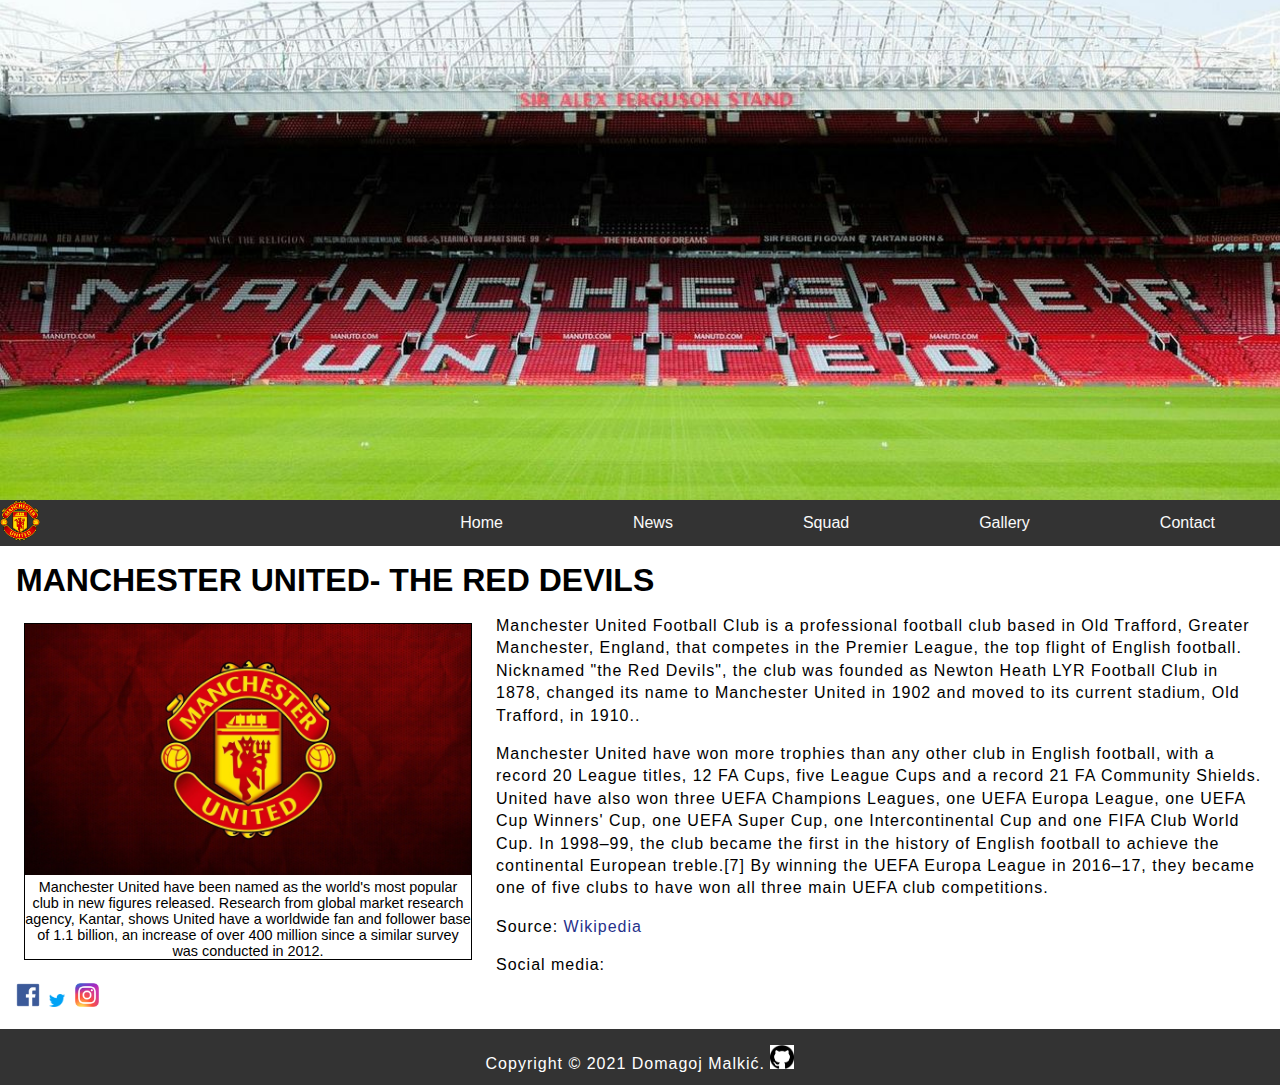
<file: index.html>
<!DOCTYPE html>
<html>
    <head>

        <link rel="stylesheet" href="style.css">

        <meta http-equiv="content-type" content="text/html"; charset="UTF-8">
        <meta name="description" content="Opis trenutnog dokumenta">
        <meta name="keywords" content="programiranje,html,css">
        <meta name="author" content="Domagoj Malkic">
        <meta name="viewport" content="width=device-width; initial-scale=1.0; maximum-scale=1.0; user-scalable=0;">
<title>
    Home
</title>
    </head>


    <body>
    <header>
        <div class="banner"></div>

        <nav>
            <ul>

                <a class="navbar-brand" href="index.html" ><img src="img/united.logo.jpg" style=width:40px ></a>
                <li><a href="contact.html">Contact</a></li>
                <li><a href="gallery.html">Gallery</a></li>
                <li><a href="squad.html">Squad</a></li>
                <li><a href="news.html">News</a></li>
                <li><a href="index.html">Home</a></li>

         </ul>
     </nav>
 </header>
 <main>

     <h1>MANCHESTER UNITED- THE RED DEVILS</h1>
    <div class="container2">
     <figure>
         <img src="img/man.united.fig.jpg" alt="Manu" title="Manu">
         <figcaption>Manchester United have been named as the world's most popular club in new figures released.

             Research from global market research agency, Kantar, shows United have a worldwide fan and follower base of 1.1 billion, an increase of over 400 million since a similar survey was conducted in 2012.</figcaption>
     </figure>
     </div>
     <p>Manchester United Football Club is a professional football club based in Old Trafford, Greater Manchester, England, that competes in the Premier League, the top flight of English football. Nicknamed "the Red Devils", the club was founded as Newton Heath LYR Football Club in 1878, changed its name to Manchester United in 1902 and moved to its current stadium, Old Trafford, in 1910..</p>
     <p>Manchester United have won more trophies than any other club in English football, with a record 20 League titles, 12 FA Cups, five League Cups and a record 21 FA Community Shields. United have also won three UEFA Champions Leagues, one UEFA Europa League, one UEFA Cup Winners' Cup, one UEFA Super Cup, one Intercontinental Cup and one FIFA Club World Cup. In 1998–99, the club became the first in the history of English football to achieve the continental European treble.[7] By winning the UEFA Europa League in 2016–17, they became one of five clubs to have won all three main UEFA club competitions.</p>

     <p>Source: <a href="https://en.wikipedia.org/wiki/Manchester_United_F.C.">Wikipedia</a></p>
     <p>Social media:<br>
         <a href="https://www.facebook.com/manchesterunited" target=_blank"><img src="img/facebook.logo.png" alt="Facebook" title="Facebook" style="width:24px; margin-top:0.4em"></a>
         <a href="https://twitter.com/manutd" target="_blank"><img src="img/Twitter-Logo.png" alt="Twitter" title="Twitter" style="width:24px; margin-top:1.0em"></a>
         <a href="https://www.instagram.com/manchesterunited/" target="_blank"><img src="img/instagram.logo.png" alt="Instagram" title="Instagram" style="width:24px; margin-top:0.4em"></a>
     </p>
 </main>

    <footer>
        <p>Copyright &copy; 2021 Domagoj Malkić. <a href="https://github.com/dmalkic"><img src="img/git.logo.png" title="Github" alt="Github" style="width: 24px; margin-top:0.4em "></a></p>
    </footer>

 </body>
</html>
</file>
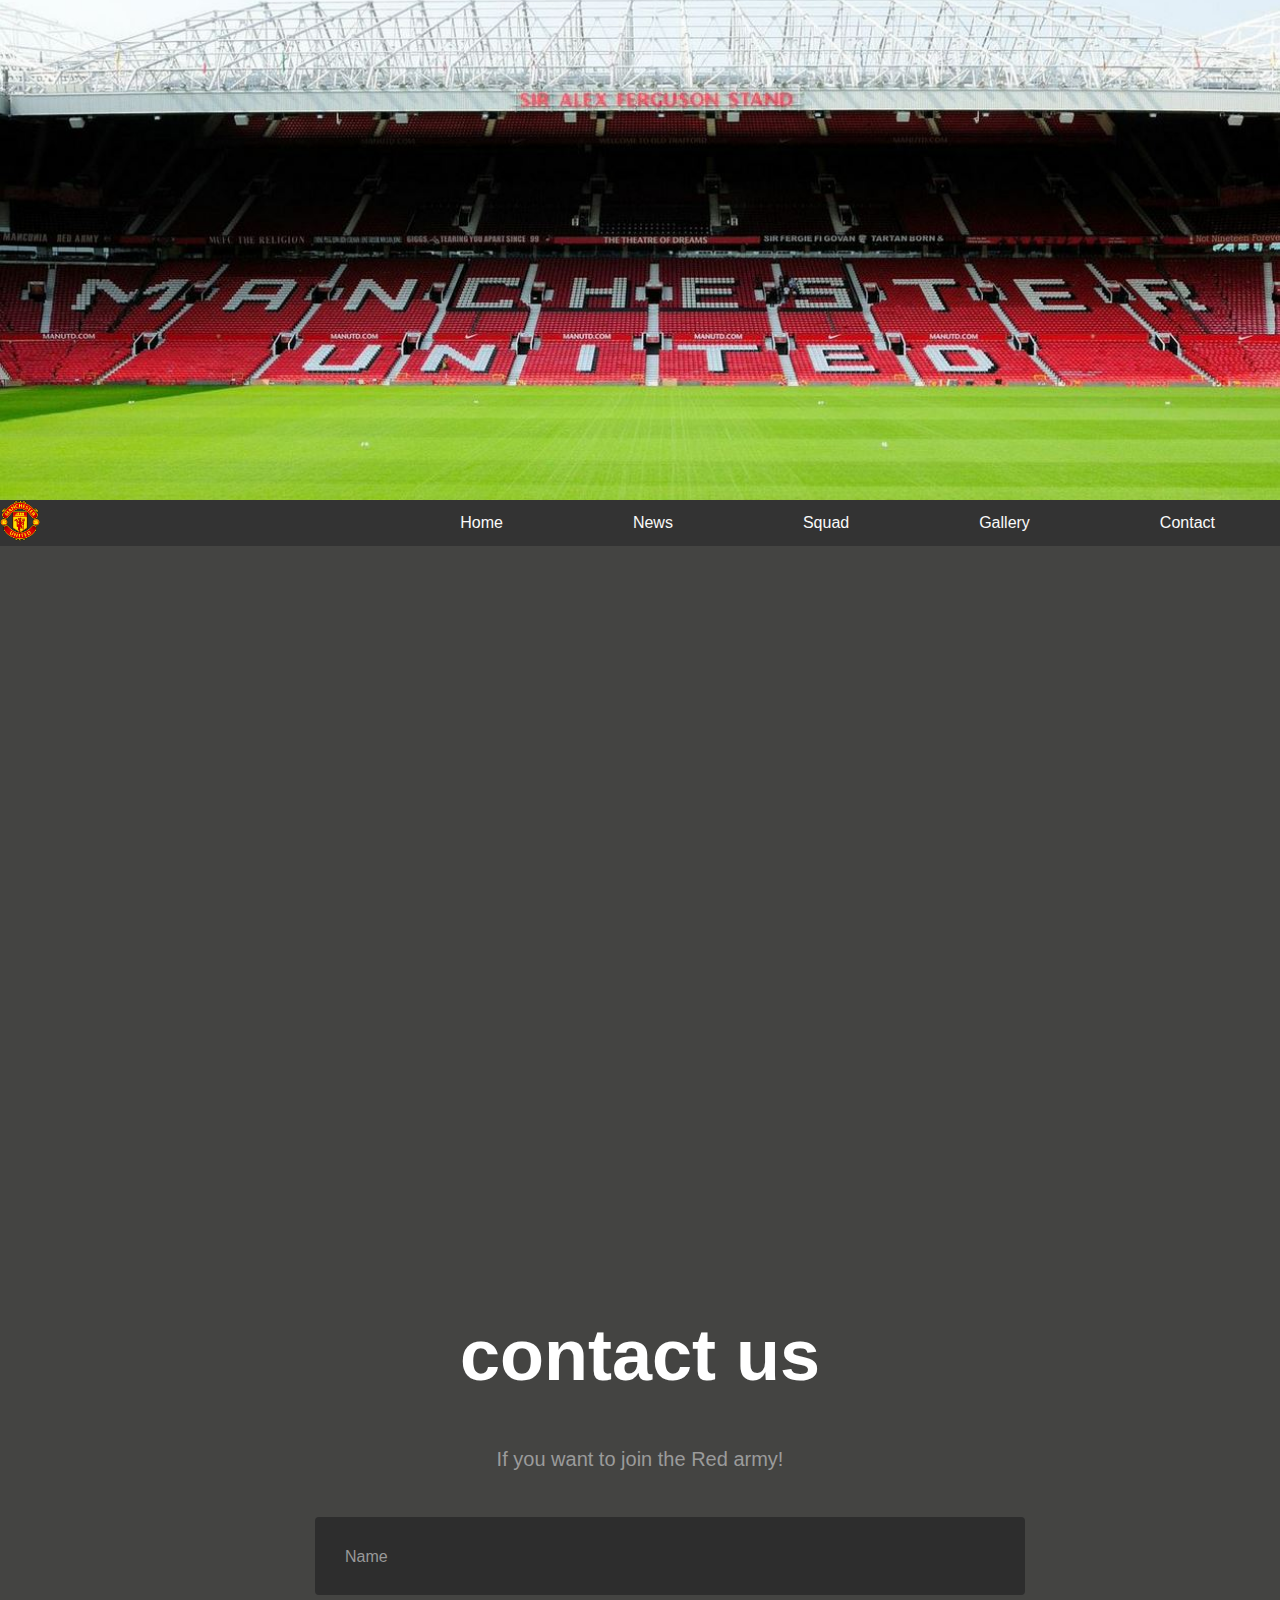
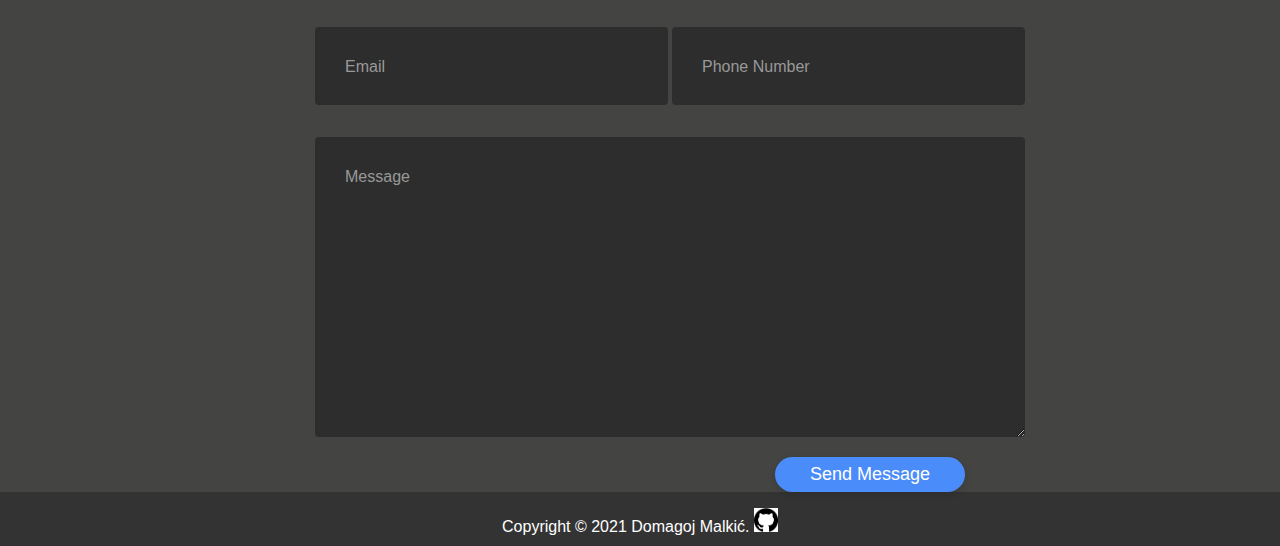
<file: contact.html>
<!DOCTYPE html>
<html>
<head>

    <link rel="stylesheet" href="Contact.us.css">

    <meta http-equiv="content-type" content="text/html"; charset="UTF-8">
    <meta name="description" content="Opis trenutnog dokumenta">
    <meta name="keywords" content="programiranje,html,css">
    <meta name="author" content="Domagoj Malkic">
    <meta name="viewport" content="width=device-width; initial-scale=1.0; maximum-scale=1.0; user-scalable=0;">
    <title>
        Contact
    </title>
</head>


<body>
<header>
    <div class="banner"></div>

    <nav>
        <ul>

            <a class="navbar-brand" href="index.html" ><img src="img/united.logo.jpg" style=width:40px ></a>
            <li><a href="contact.html">Contact</a></li>
            <li><a href="gallery.html">Gallery</a></li>
            <li><a href="squad.html">Squad</a></li>
            <li><a href="news.html">News</a></li>
            <li><a href="index.html">Home</a></li>

        </ul>
    </nav>
</header>
<main>
    <div class="map-responsive">

        <iframe src="https://www.google.com/maps/embed?pb=!1m18!1m12!1m3!1d2375.302209650492!2d-2.293528784157149!3d53.46305888000367!2m3!1f0!2f0!3f0!3m2!1i1024!2i768!4f13.1!3m3!1m2!1s0x487bae72e7e47f69%3A0x6c930e96df4455fe!2sOld%20Trafford!5e0!3m2!1shr!2shr!4v1610251575674!5m2!1shr!2shr" width="800" height="600" frameborder="0" style="border:0;" allowfullscreen="" aria-hidden="false" tabindex="0"></iframe>
    </div>

    <div class="row">
            <h1>contact us</h1>
        </div>
        <div class="row">
            <h4 style="text-align:center">If you want to join the Red army!</h4>
        </div>
        <div class="row input-container">
            <div class="col-xs-12">
                <div class="styled-input wide">
                    <input type="text" required />
                    <label>Name</label>
                </div>
            </div>
            <div class="col-md-6 col-sm-12">
                <div class="styled-input">
                    <input type="text" required />
                    <label>Email</label>
                </div>
            </div>
            <div class="col-md-6 col-sm-12">
                <div class="styled-input" style="float:right;">
                    <input type="text" required />
                    <label>Phone Number</label>
                </div>
            </div>
            <div class="col-xs-12">
                <div class="styled-input wide">
                    <textarea required></textarea>
                    <label>Message</label>
                </div>
            </div>
            <div class="col-xs-12">
                <div class="btn-lrg submit-btn">Send Message</div>
            </div>
        </div>
    </div>
</main>
<footer>
    <p>Copyright &copy; 2021 Domagoj Malkić. <a href="https://github.com/dmalkic"><img src="img/git.logo.png" title="Github" alt="Github" style="width: 24px; margin-top:0.4em "</p>
</footer>
</body>
</html>
</file>
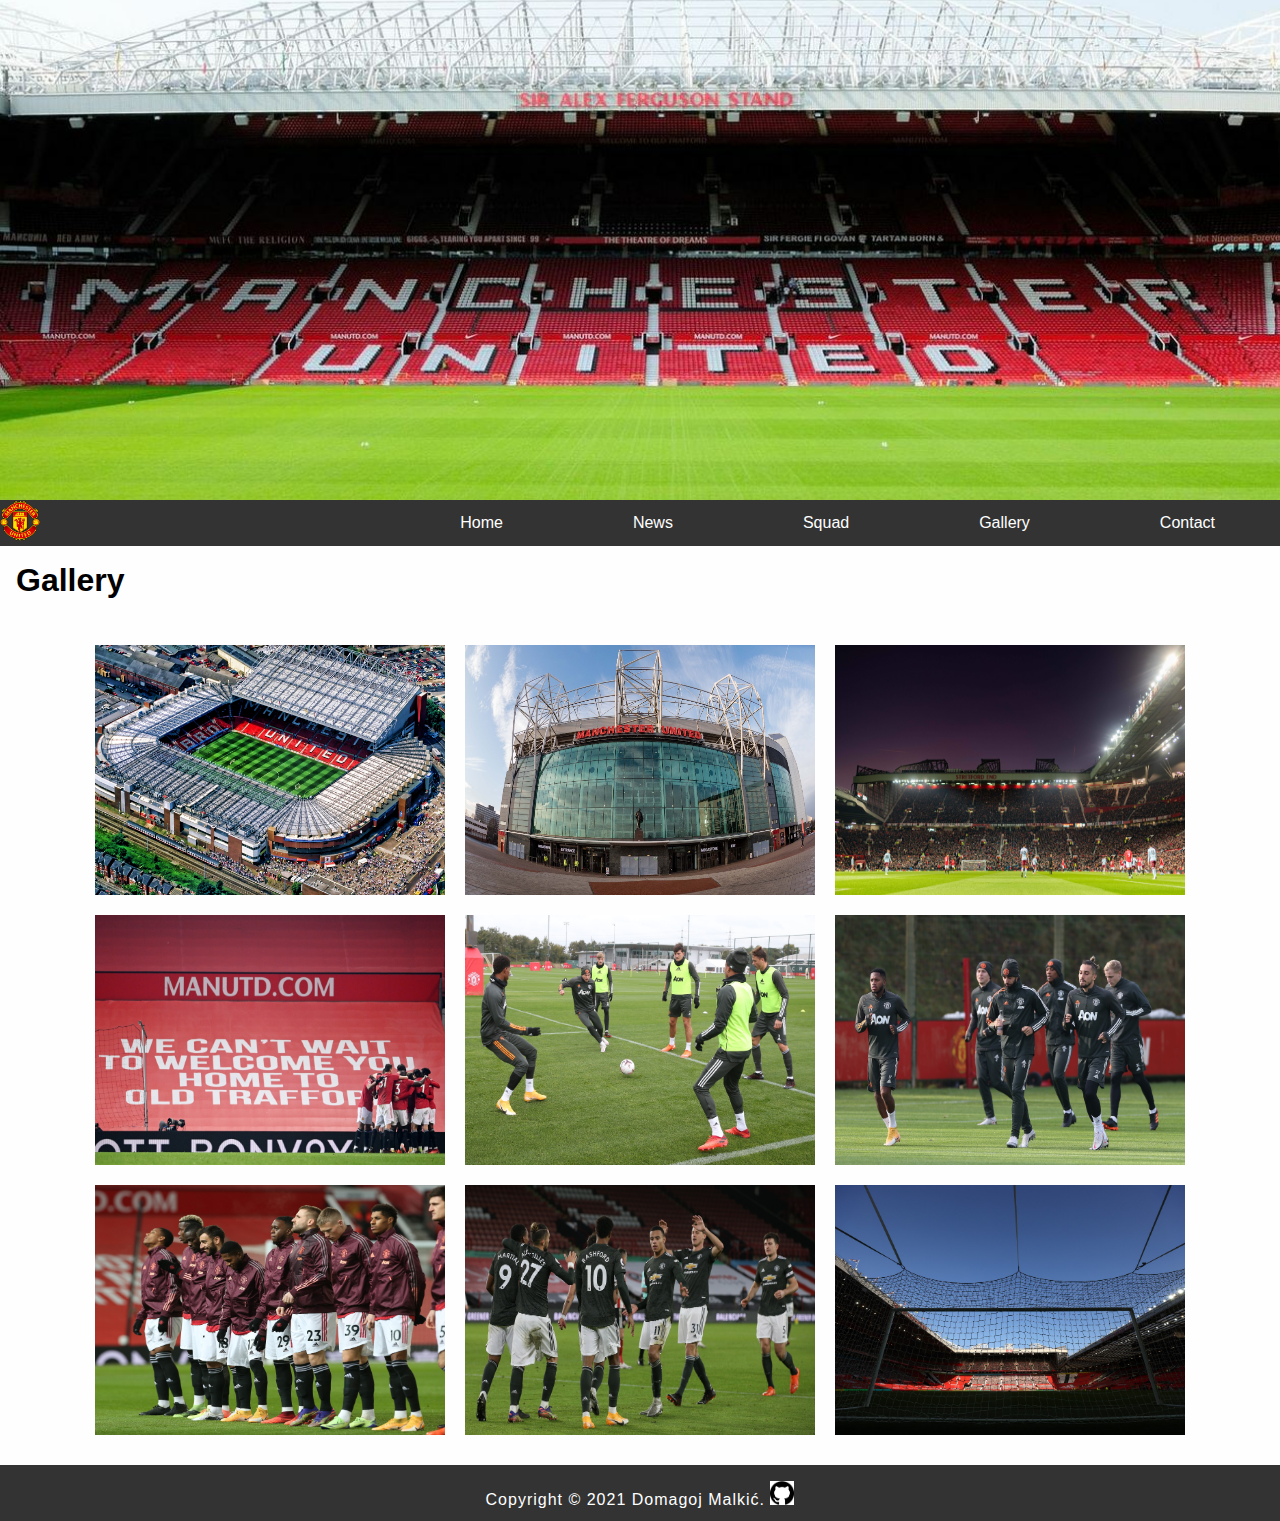
<file: gallery.html>
<!DOCTYPE html>
<html>
<head>

    <link rel="stylesheet" href="gallery.css">

    <meta http-equiv="content-type" content="text/html"; charset="UTF-8">
    <meta name="description" content="Opis trenutnog dokumenta">
    <meta name="keywords" content="programiranje,html,css">
    <meta name="author" content="Domagoj Malkic">
    <meta name="viewport" content="width=device-width; initial-scale=1.0; maximum-scale=1.0; user-scalable=0;">

    </head>
<title>
   Gallery
</title>

<body>

    <div class="banner"></div>

    <nav>
        <ul>

            <a class="navbar-brand" href="index.html" ><img src="img/united.logo.jpg"  style=width:40px ></a>
            <li><a href="contact.html">Contact</a></li>
            <li><a href="gallery.html">Gallery</a></li>
            <li><a href="squad.html">Squad</a></li>
            <li><a href="news.html">News</a></li>
            <li><a href="index.html">Home</a></li>

        </ul>
    </nav>



<main>
    <h1>Gallery</h1>
<div class="gallery-image">
    <div class="img-box">
         <img src="img/Gallery/stadium1.jpg"  alt="Stadium"  />
        <div class="transparent-box">
            <div class="caption">
                <p>Old Trafford</p>
                <p class="opacity-low">Old Trafford stadium</p>
            </div>
        </div>
    </div>
    <div class="img-box">
        <img src="img/Gallery/stadium.jpg" alt="stadium" />
        <div class="transparent-box">
            <div class="caption">
                <p>Old Trafford</p>
                <p class="opacity-low">A side view</p>
            </div>
        </div>
    </div>
    <div class="img-box">
        <img src="img/Gallery/stands.jpg" alt="stands" />
        <div class="transparent-box">
            <div class="caption">
                <p>Game night</p>
                <p class="opacity-low">Field view</p>
            </div>
        </div>
    </div>
    <div class="img-box">
        <img src="img/Gallery/stands2.jpg" alt="stands" />
        <div class="transparent-box">
            <div class="caption">
                <p>The stands</p>
                <p class="opacity-low">A message for all the fans</p>
            </div>
        </div>
    </div>
    <div class="img-box">
        <img src="img/Gallery/training.jpg" alt="training" />
        <div class="transparent-box">
            <div class="caption">
                <p>Training ground</p>
                <p class="opacity-low">Its rondo time</p>
            </div>
        </div>
    </div>
    <div class="img-box">
        <img src="img/Gallery/training2.jpg" alt="training" />
        <div class="transparent-box">
            <div class="caption">
                <p>Training session</p>
                <p class="opacity-low">Working hard</p>
            </div>
        </div>
    </div>
    <div class="img-box">
        <img src="img/Gallery/team.jpg" alt="team" />
        <div class="transparent-box">
            <div class="caption">
                <p>Game time</p>
                <p class="opacity-low">The team is ready</p>
            </div>
        </div>
    </div>
    <div class="img-box">
        <img src="img/Gallery/game.jpg" alt="game" />
        <div class="transparent-box">
            <div class="caption">
                <p>Get in!</p>
                <p class="opacity-low">Go reds!</p>
            </div>
        </div>
    </div>
    <div class="img-box">
        <img src="img/Gallery/net.jpg" alt="ground" />
        <div class="transparent-box">
            <div class="caption">
                <p>Game over</p>
                <p class="opacity-low">See you next time Reds!</p>
            </div>
        </div>
    </div>

</div>


</main>
</body>


    <footer>
        <p>Copyright &copy; 2021 Domagoj Malkić. <a href="https://github.com/dmalkic"><img src="img/git.logo.png" title="Github" alt="Github" style="width: 24px; margin-top:0.4em "></a></p>
    </footer>
</html>
</file>
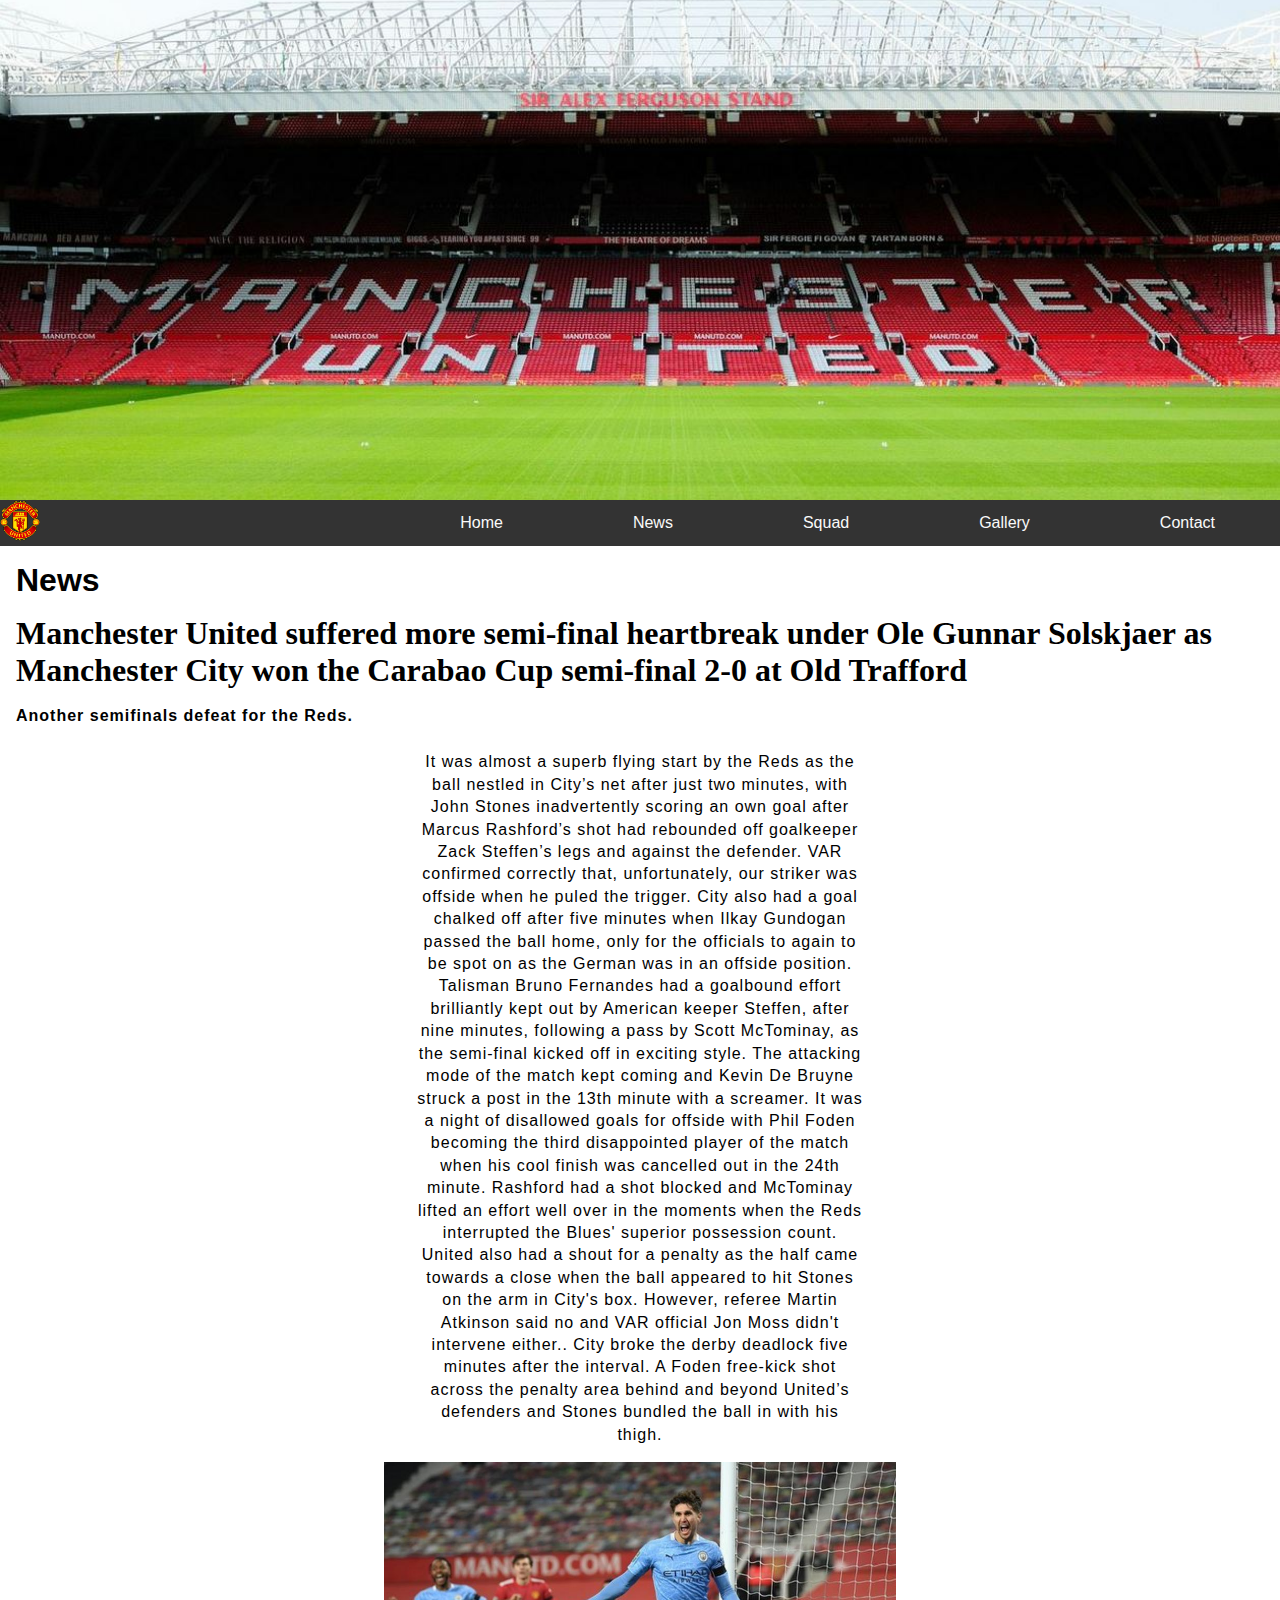
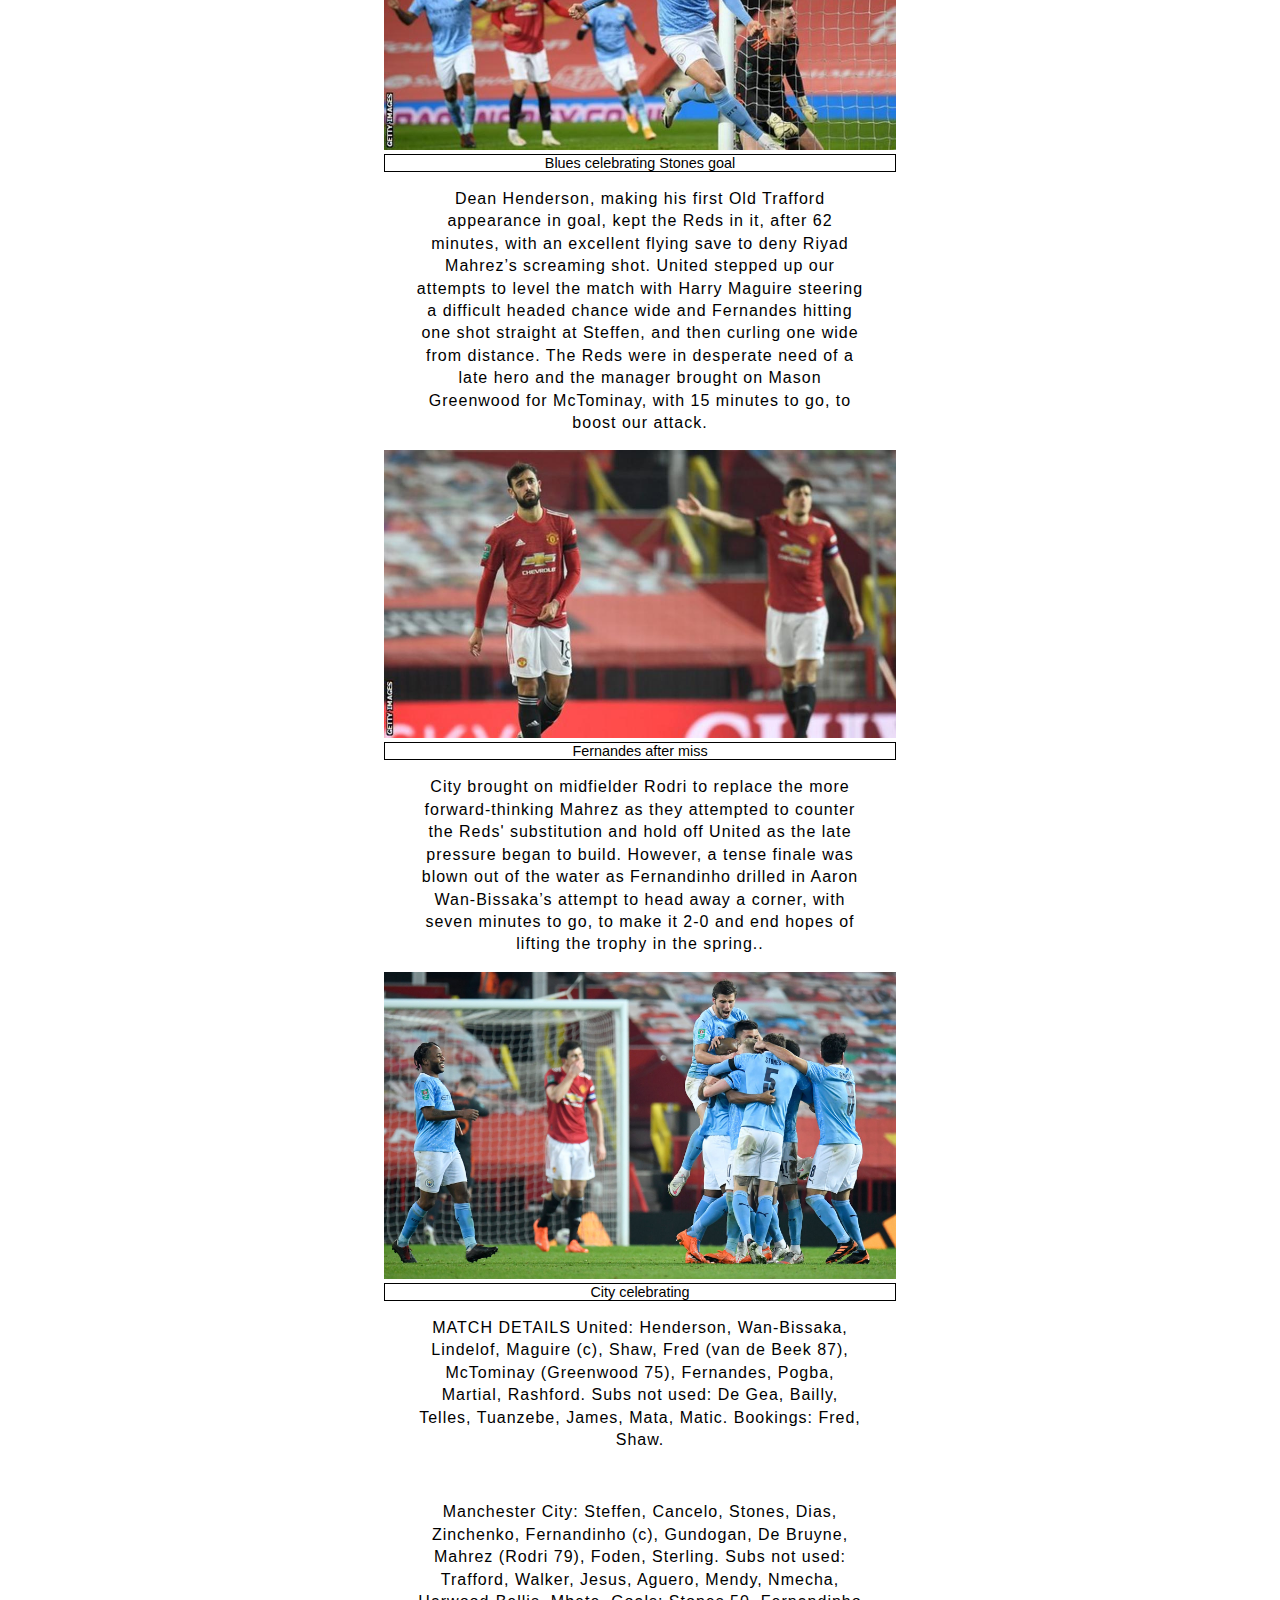
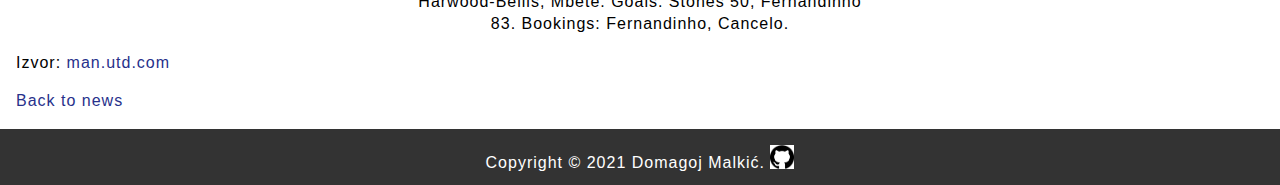
<file: news-1.html>
<!DOCTYPE html>
<html>
<head>

    <link rel="stylesheet" href="style.css">

    <meta http-equiv="content-type" content="text/html"; charset="UTF-8">
    <meta name="description" content="Opis trenutnog dokumenta">
    <meta name="keywords" content="programiranje,html,css">
    <meta name="author" content="Domagoj Malkic">
    <meta name="viewport" content="width=device-width; initial-scale=1.0; maximum-scale=1.0; user-scalable=0;">
    <title>
        News
    </title>
</head>


<body>
<header>
    <div class="banner"></div>

    <nav>
        <ul>

            <a class="navbar-brand" href="index.html" ><img src="img/united.logo.jpg" style=width:40px ></a>
            <li><a href="contact.html">Contact</a></li>
            <li><a href="gallery.html">Gallery</a></li>
            <li><a href="squad.html">Squad</a></li>
            <li><a href="news.html">News</a></li>
            <li><a href="index.html">Home</a></li>

        </ul>
    </nav>
</header>
<main>
    <h1>News</h1>

    <h4>Manchester United suffered more semi-final heartbreak under Ole Gunnar Solskjaer as Manchester City won the Carabao Cup semi-final 2-0 at Old Trafford</h4>

        <p class="description">Another semifinals defeat for the Reds.</p>


<div class="a">
            <p>It was almost a superb flying start by the Reds as the ball nestled in City’s net after just two minutes, with John Stones inadvertently scoring an own goal after Marcus Rashford’s shot had rebounded off goalkeeper Zack Steffen’s legs and against the defender.

            VAR confirmed correctly that, unfortunately, our striker was offside when he puled the trigger.

            City also had a goal chalked off after five minutes when Ilkay Gundogan passed the ball home, only for the officials to again to be spot on as the German was in an offside position.

            Talisman Bruno Fernandes had a goalbound effort brilliantly kept out by American keeper Steffen, after nine minutes, following a pass by Scott McTominay, as the semi-final kicked off in exciting style.

            The attacking mode of the match kept coming and Kevin De Bruyne struck a post in the 13th minute with a screamer. It was a night of disallowed goals for offside with Phil Foden becoming the third disappointed player of the match when his cool finish was cancelled out in the 24th minute.

            Rashford had a shot blocked and McTominay lifted an effort well over in the moments when the Reds interrupted the Blues' superior possession count.

    United also had a shout for a penalty as the half came towards a close when the ball appeared to hit Stones on the arm in City's box. However, referee Martin Atkinson said no and VAR official Jon Moss didn't intervene either..
        City broke the derby deadlock five minutes after the interval. A Foden free-kick shot across the penalty area behind and beyond United’s defenders and Stones bundled the ball in with his thigh.</p></div>
    <div class="container3">
        <img src="img/news1-3.jpg" alt="Blues celebrating a goal">
        <figure id="1">
            <figcaption>Blues celebrating Stones goal</figcaption>
        </figure>
    </div>
    <div class="a">

        <p>Dean Henderson, making his first Old Trafford appearance in goal, kept the Reds in it, after 62 minutes, with an excellent flying save to deny Riyad Mahrez’s screaming shot.

            United stepped up our attempts to level the match with Harry Maguire steering a difficult headed chance wide and Fernandes hitting one shot straight at Steffen, and then curling one wide from distance.

            The Reds were in desperate need of a late hero and the manager brought on Mason Greenwood for McTominay, with 15 minutes to go, to boost our attack.</p></div>
    <div class="container3">
        <img src="img/news1-2.jpg" alt="Fernandes after a miss">
        <figure id="1">
            <figcaption>Fernandes after  miss</figcaption>
        </figure>
    </div>
<div class="a">
    <p>City brought on midfielder Rodri to replace the more forward-thinking Mahrez as they attempted to counter the Reds' substitution and hold off United as the late pressure began to build.

            However, a tense finale was blown out of the water as Fernandinho drilled in Aaron Wan-Bissaka’s attempt to head away a corner, with seven minutes to go, to make it 2-0 and end hopes of lifting the trophy in the spring..</p></div>

    <div class="container3">
        <img src="img/news1-1.jpg" alt="Fernandinho goal">
        <figure id="1">
            <figcaption>City celebrating</figcaption>
        </figure>
    </div>
   <div class="a">
   <p> MATCH DETAILS

            United: Henderson, Wan-Bissaka, Lindelof, Maguire (c), Shaw, Fred (van de Beek 87), McTominay (Greenwood 75), Fernandes, Pogba, Martial, Rashford.

            Subs not used: De Gea, Bailly, Telles, Tuanzebe, James, Mata, Matic.

            Bookings: Fred, Shaw.</p></div>
    <br>
<div class="a">
           <p> Manchester City: Steffen, Cancelo, Stones, Dias, Zinchenko, Fernandinho (c), Gundogan, De Bruyne, Mahrez (Rodri 79), Foden, Sterling.

            Subs not used: Trafford, Walker, Jesus, Aguero, Mendy, Nmecha, Harwood-Bellis, Mbete.

            Goals: Stones 50, Fernandinho 83.

            Bookings: Fernandinho, Cancelo.</p></div>

        <p>Izvor: <a href="https://www.manutd.com/en/news/detail/match-report-united-v-city-carabao-cup-semi-final-6-january-2021" target="_blank">man.utd.com</a></p>
        <p><a href="news.html">Back to news</a></p>
    </div>


</main>

<footer>
    <p>Copyright &copy; 2021 Domagoj Malkić. <a href="https://github.com/dmalkic"><img src="img/git.logo.png" title="Github" alt="Github" style="width: 24px; margin-top:0.4em "</p>
</footer>
</body>
</html>
</file>
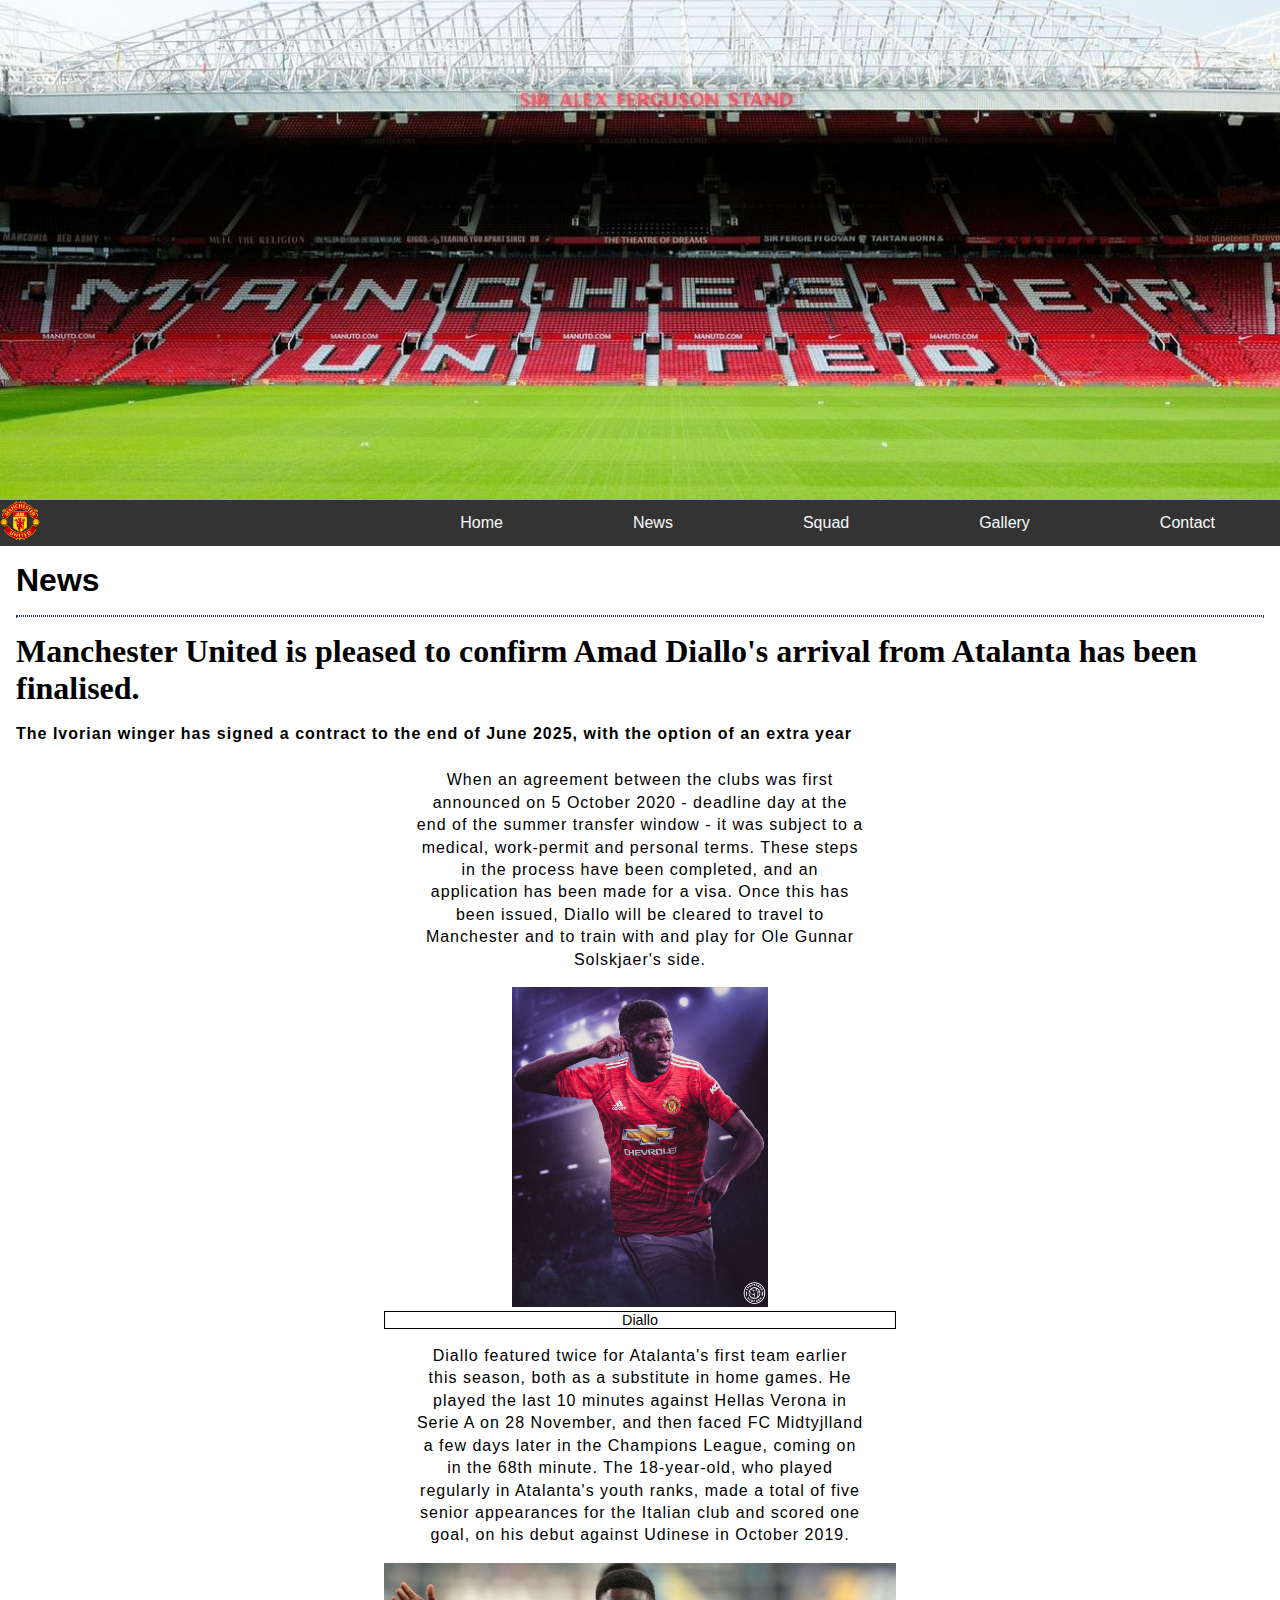
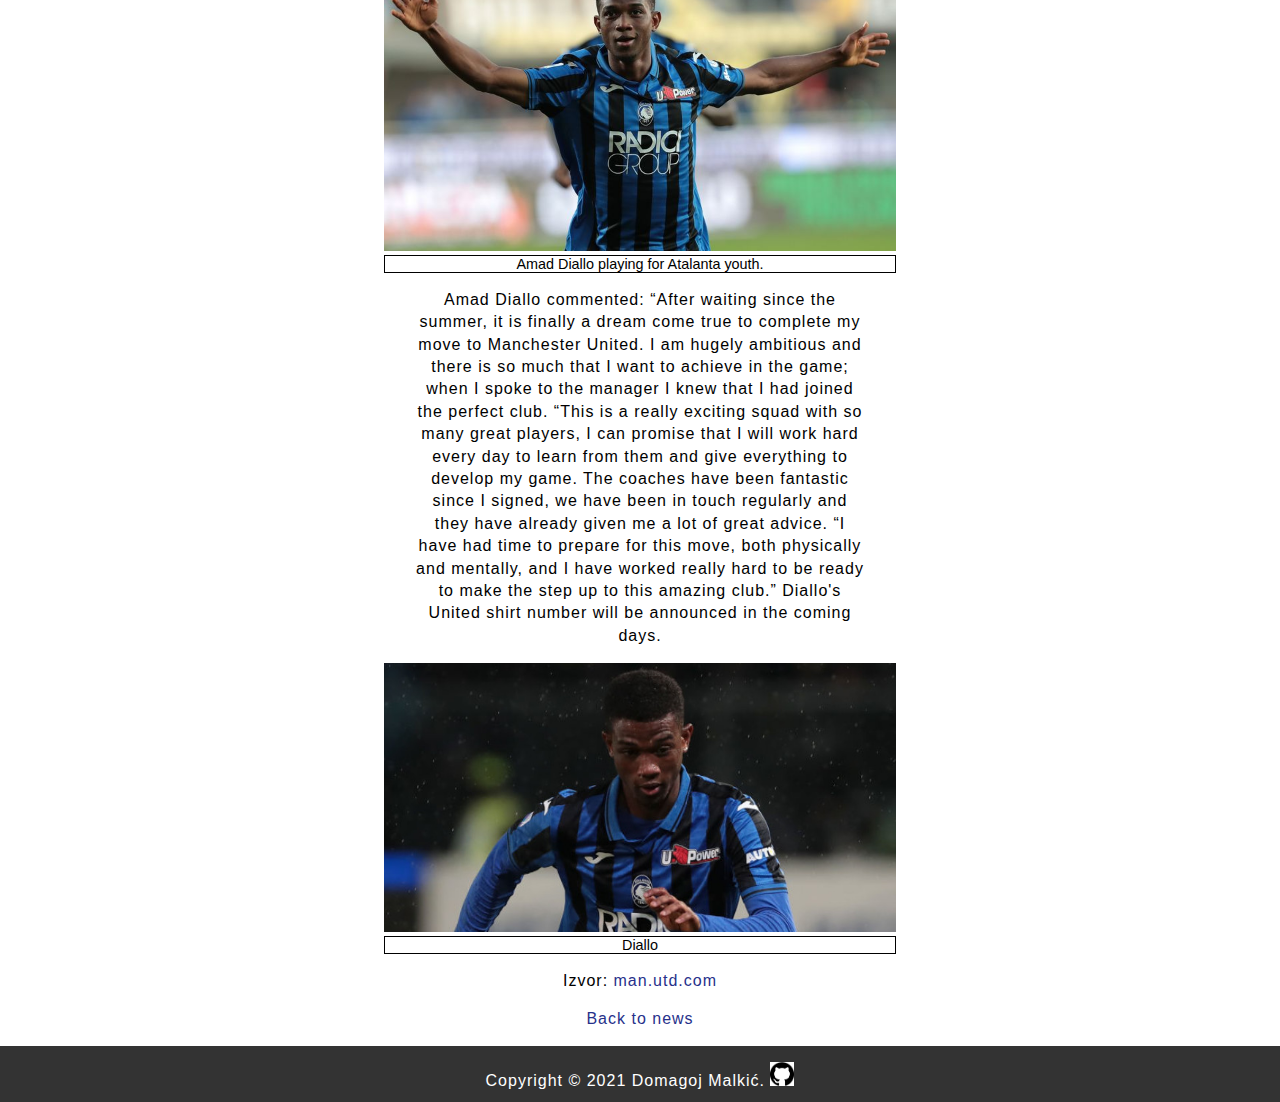
<file: news-2.html>
<!DOCTYPE html>
<html>
<head>

    <link rel="stylesheet" href="style.css">

    <meta http-equiv="content-type" content="text/html"; charset="UTF-8">
    <meta name="description" content="Opis trenutnog dokumenta">
    <meta name="keywords" content="programiranje,html,css">
    <meta name="author" content="Domagoj Malkic">
    <meta name="viewport" content="width=device-width; initial-scale=1.0; maximum-scale=1.0; user-scalable=0;">
    <title>
        News
    </title>
</head>


<body>
<header>
    <div class="banner"></div>

    <nav>
        <ul>

            <a class="navbar-brand" href="index.html" ><img src="img/united.logo.jpg" style=width:40px ></a>
            <li><a href="contact.html">Contact</a></li>
            <li><a href="gallery.html">Gallery</a></li>
            <li><a href="squad.html">Squad</a></li>
            <li><a href="news.html">News</a></li>
            <li><a href="index.html">Home</a></li>

        </ul>
    </nav>
</header>
<main>
    <h1>News</h1>



    <hr>
    <div class="news"></div>
    <h4>Manchester United is pleased to confirm Amad Diallo's arrival from Atalanta has been finalised.</h4>
        <p class="description">The Ivorian winger has signed a contract to the end of June 2025, with the option of an extra year</p>
    <div class="a">
        <p>When an agreement between the clubs was first announced on 5 October 2020 - deadline day at the end of the summer transfer window - it was subject to a medical, work-permit and personal terms.
            These steps in the process have been completed, and an application has been made for a visa. Once this has been issued, Diallo will be cleared to travel to Manchester and to train with and play for Ole Gunnar Solskjaer's side.</p></div>
    <div class="container3">
        <img src="img/news2-1.jpg" alt="Diallo" style="width: 50%">
        <figure id="1">
            <figcaption>Diallo</figcaption>
        </figure>
    </div>
<div class="a">
        <p>Diallo featured twice for Atalanta's first team earlier this season, both as a substitute in home games. He played the last 10 minutes against Hellas Verona in Serie A on 28 November, and then faced FC Midtyjlland a few days later in the Champions League, coming on in the 68th minute.

            The 18-year-old, who played regularly in Atalanta's youth ranks, made a total of five senior appearances for the Italian club and scored one goal, on his debut against Udinese in October 2019.</p></div>
    <div class="container3">
        <img src="img/news2-2.jpg" alt="Diallo">
        <figure id="1">
            <figcaption>Amad Diallo playing for Atalanta youth.</figcaption>
        </figure>
    </div>

       <div class="a">
            <p> Amad Diallo commented: “After waiting since the summer, it is finally a dream come true to complete my move to Manchester United. I am hugely ambitious and there is so much that I want to achieve in the game; when I spoke to the manager I knew that I had joined the perfect club.

            “This is a really exciting squad with so many great players, I can promise that I will work hard every day to learn from them and give everything to develop my game. The coaches have been fantastic since I signed, we have been in touch regularly and they have already given me a lot of great advice.

            “I have had time to prepare for this move, both physically and mentally, and I have worked really hard to be ready to make the step up to this amazing club.”

            Diallo's United shirt number will be announced in the coming days.</p></div>
    <div class="container3">
        <img src="img/news2.-3.jpg" alt="Diallo">
        <figure id="1">
            <figcaption>Diallo</figcaption>
        </figure>


    <p>Izvor: <a href="https://www.manutd.com/en/news/detail/manchester-united-completes-amad-diallo-transfer-from-atalanta" target="_blank">man.utd.com</a></p>
        <p><a href="news.html">Back to news</a></p>
    </div>


</main>

<footer>
    <p>Copyright &copy; 2021 Domagoj Malkić. <a href="https://github.com/dmalkic"><img src="img/git.logo.png" title="Github" alt="Github" style="width: 24px; margin-top:0.4em "</p>
</footer>
</body>
</html>
</file>
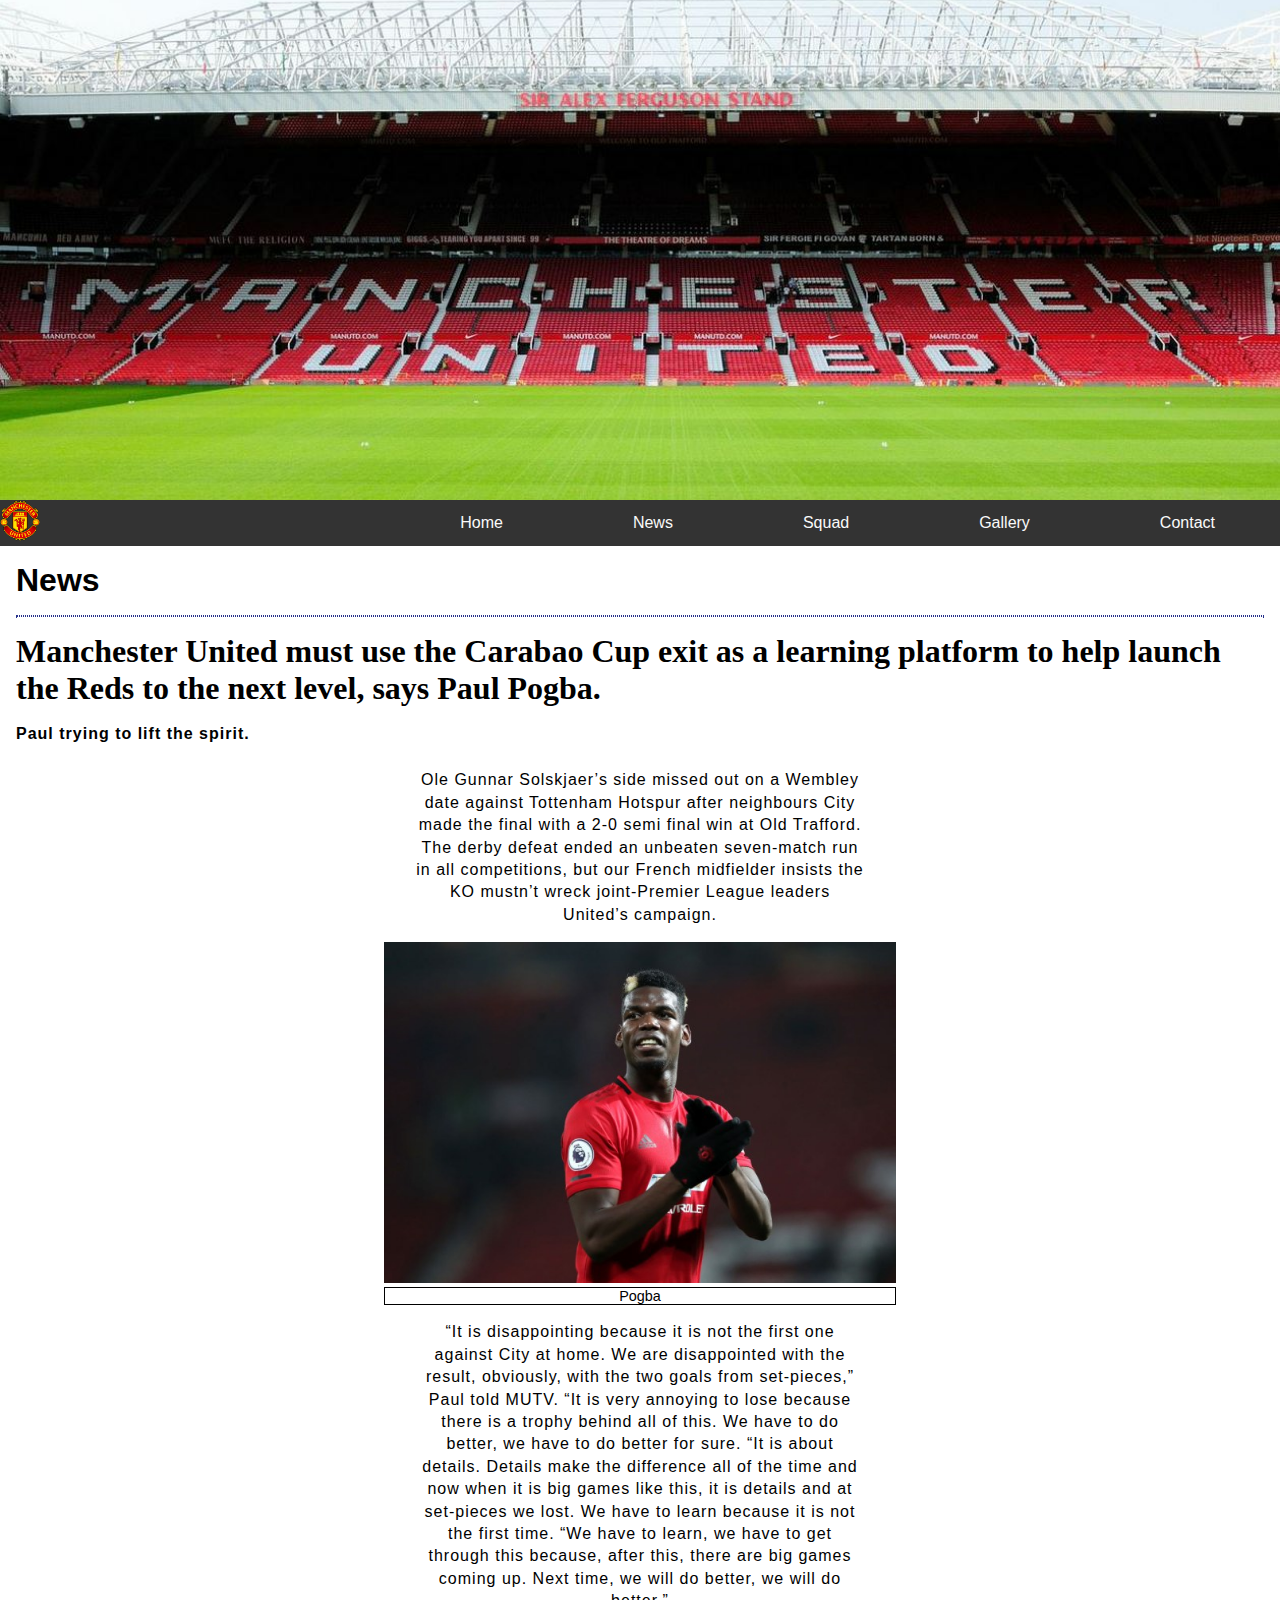
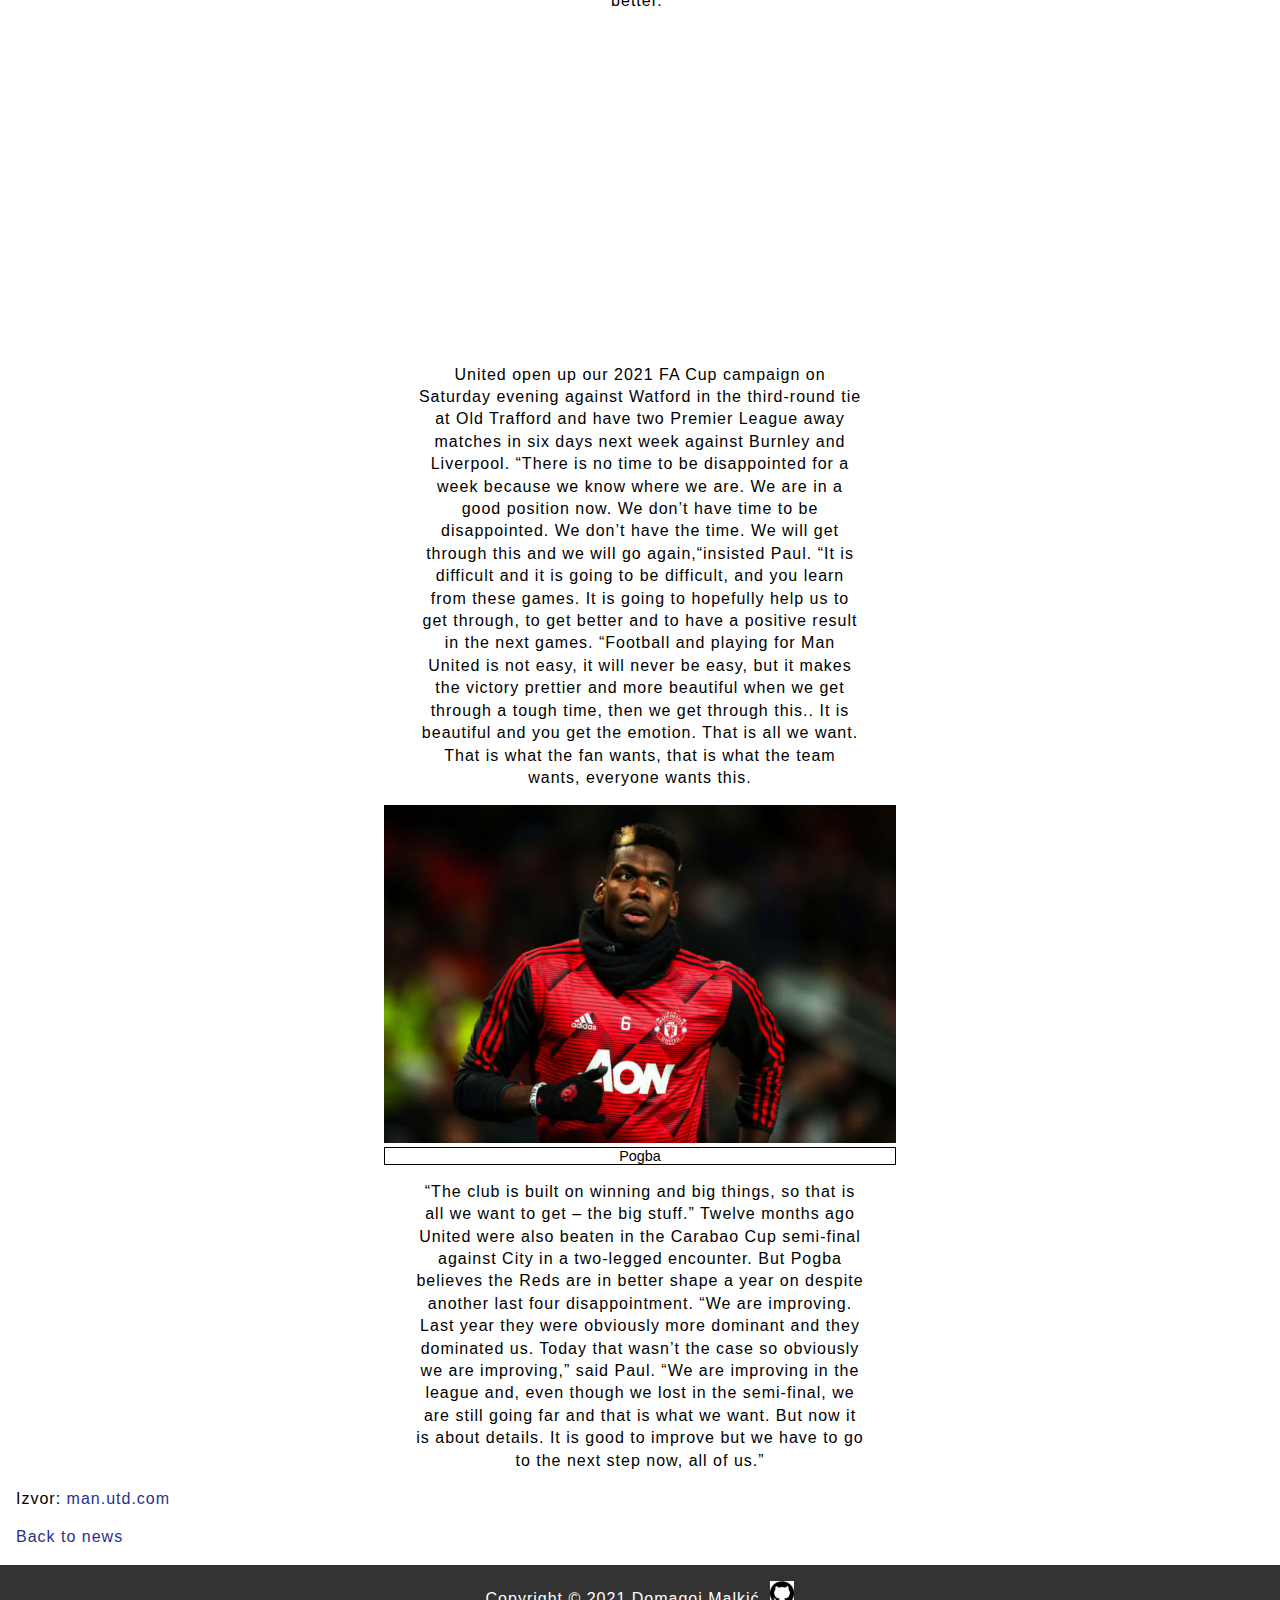
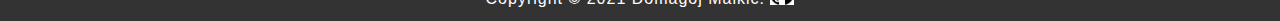
<file: news-3.html>
<!DOCTYPE html>
<html>
<head>

    <link rel="stylesheet" href="style.css">

    <meta http-equiv="content-type" content="text/html"; charset="UTF-8">
    <meta name="description" content="Opis trenutnog dokumenta">
    <meta name="keywords" content="programiranje,html,css">
    <meta name="author" content="Domagoj Malkic">
    <meta name="viewport" content="width=device-width; initial-scale=1.0; maximum-scale=1.0; user-scalable=0;">
    <title>
        News
    </title>
</head>


<body>
<header>
    <div class="banner"></div>

    <nav>
        <ul>

            <a class="navbar-brand" href="index.html" ><img src="img/united.logo.jpg" style=width:40px ></a>
            <li><a href="contact.html">Contact</a></li>
            <li><a href="gallery.html">Gallery</a></li>
            <li><a href="squad.html">Squad</a></li>
            <li><a href="news.html">News</a></li>
            <li><a href="index.html">Home</a></li>

        </ul>
    </nav>
</header>
<main>
    <h1>News</h1>

    <hr>

        <h4>Manchester United must use the Carabao Cup exit as a learning platform to help launch the Reds to the next level, says Paul Pogba.</h4>
        <p class="description">Paul trying to lift the spirit.</p>
       <div class="a">
        <p>Ole Gunnar Solskjaer’s side missed out on a Wembley date against Tottenham Hotspur after neighbours City made the final with a 2-0 semi final win at Old Trafford.

            The derby defeat ended an unbeaten seven-match run in all competitions, but our French midfielder insists the KO mustn’t wreck joint-Premier League leaders United’s campaign.</p></div>
    <div class="container3">
        <img src="img/news3-1.jpg" alt="Pogba">
        <figure id="1">
            <figcaption>Pogba</figcaption>
        </figure>
    </div>
<div class="a">
           <p> “It is disappointing because it is not the first one against City at home. We are disappointed with the result, obviously, with the two goals from set-pieces,” Paul told MUTV.

            “It is very annoying to lose because there is a trophy behind all of this. We have to do better, we have to do better for sure.

            “It is about details. Details make the difference all of the time and now when it is big games like this, it is details and at set-pieces we lost. We have to learn because it is not the first time.

            “We have to learn, we have to get through this because, after this, there are big games coming up. Next time, we will do better, we will do better.”</p></div>

<div class="container4">
        <iframe width="560" height="315" src="https://www.youtube.com/embed/nClJ7j_GX5c?start=40" frameborder="0" allow="accelerometer; autoplay; clipboard-write; encrypted-media; gyroscope; picture-in-picture" allowfullscreen style="width: 560px;height: 315px;position: relative;top:0;right: 0;bottom:0;left:0;margin:auto"></iframe></div>

</body>

<div class="a">
<p>United open up our 2021 FA Cup campaign on Saturday evening against Watford in the third-round tie at Old Trafford and have two Premier League away matches in six days next week against Burnley and Liverpool.

            “There is no time to be disappointed for a week because we know where we are. We are in a good position now. We don’t have time to be disappointed. We don’t have the time. We will get through this and we will go again,“insisted Paul.

            “It is difficult and it is going to be difficult, and you learn from these games. It is going to hopefully help us to get through, to get better and to have a positive result in the next games.

            “Football and playing for Man United is not easy, it will never be easy, but it makes the victory prettier and more beautiful when we get through a tough time, then we get through this..
It is beautiful and you get the emotion. That is all we want. That is what the fan wants, that is what the team wants, everyone wants this.</p></div>

<div class="container3">
<img src="img/news3-2.jpg" alt="Pogba">
<figure id="1">
    <figcaption>Pogba</figcaption>
</figure>
</div>

<div class="a">
            <p>“The club is built on winning and big things, so that is all we want to get – the big stuff.”

            Twelve months ago United were also beaten in the Carabao Cup semi-final against City in a two-legged encounter. But Pogba believes the Reds are in better shape a year on despite another last four disappointment.

            “We are improving. Last year they were obviously more dominant and they dominated us. Today that wasn’t the case so obviously we are improving,” said Paul.

            “We are improving in the league and, even though we lost in the semi-final, we are still going far and that is what we want. But now it is about details. It is good to improve but we have to go to the next step now, all of us.”</p></div>



    </div>
<p>Izvor: <a href="https://www.manutd.com/en/news/detail/match-report-united-v-city-carabao-cup-semi-final-6-january-2021" target="_blank">man.utd.com</a></p>
<p><a href="news.html">Back to news</a></p>

</main>

<footer>
    <p>Copyright &copy; 2021 Domagoj Malkić. <a href="https://github.com/dmalkic"><img src="img/git.logo.png" title="Github" alt="Github" style="width: 24px; margin-top:0.4em "</p>
</footer>
</body>
</html>
</file>
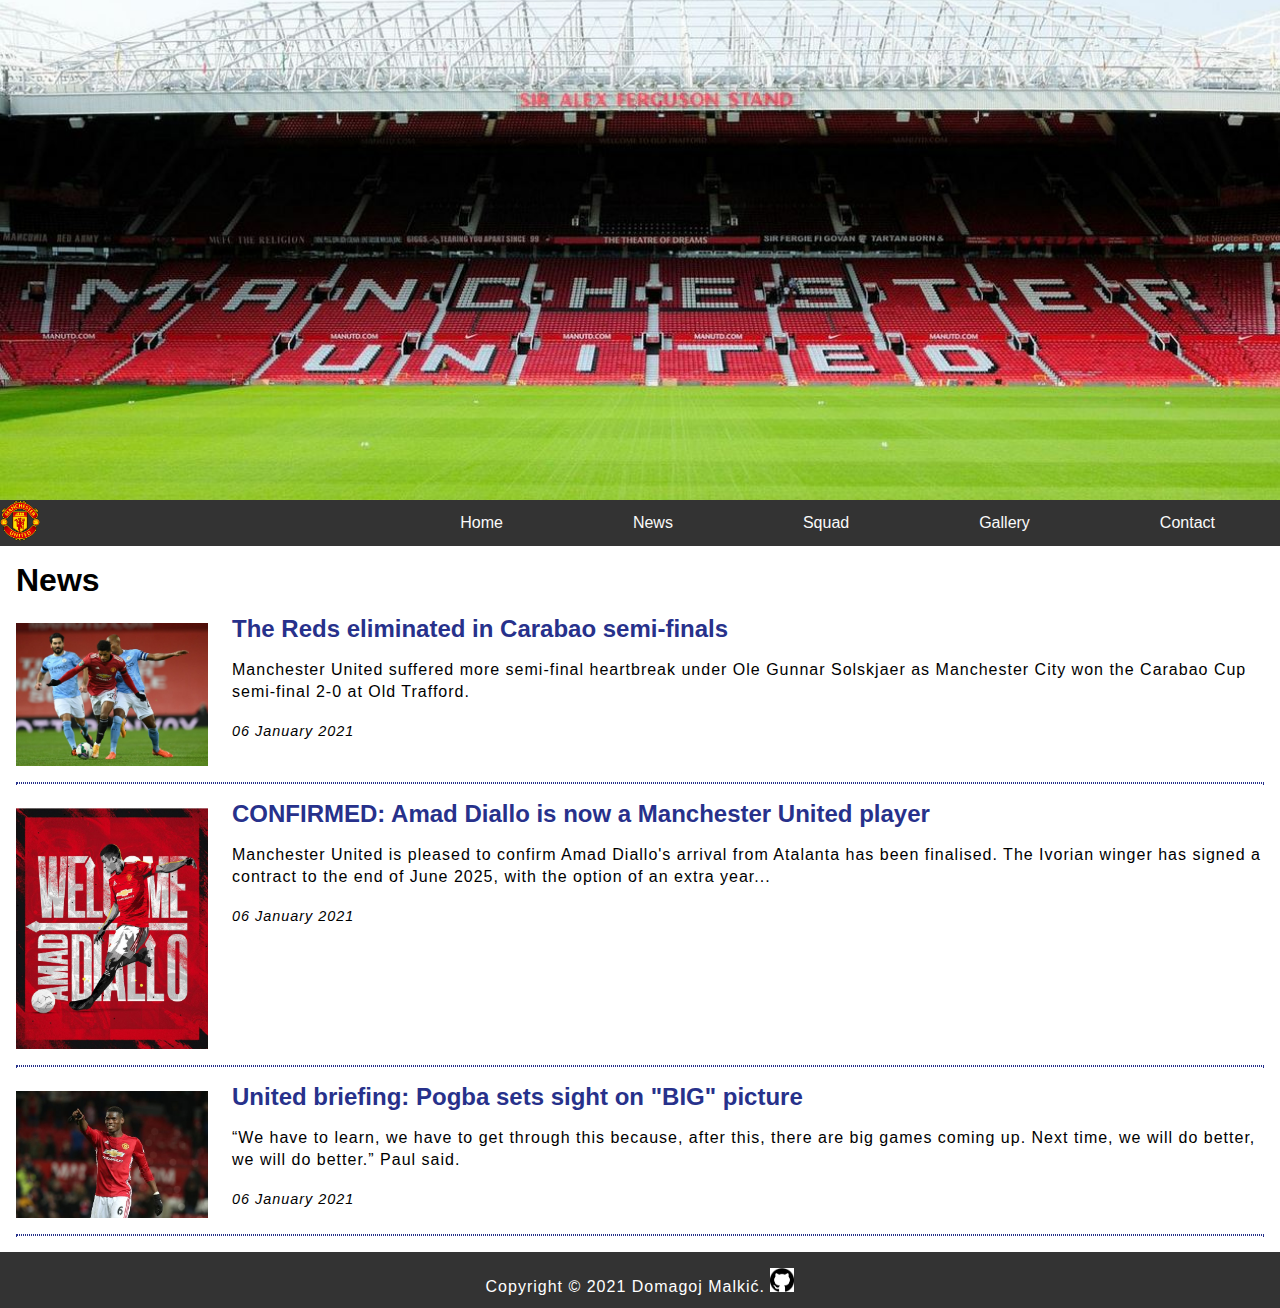
<file: news.html>
<!DOCTYPE html>
<html>
<head>

    <link rel="stylesheet" href="style.css">

    <meta http-equiv="content-type" content="text/html"; charset="UTF-8">
    <meta name="description" content="Opis trenutnog dokumenta">
    <meta name="keywords" content="programiranje,html,css">
    <meta name="author" content="Domagoj Malkic">
    <meta name="viewport" content="width=device-width; initial-scale=1.0; maximum-scale=1.0; user-scalable=0;">
    <title>
        News
    </title>
</head>


<body>
<header>
    <div class="banner"></div>

    <nav>
        <ul>

            <a class="navbar-brand" href="index.html" ><img src="img/united.logo.jpg" style=width:40px ></a>
            <li><a href="contact.html">Contact</a></li>
            <li><a href="gallery.html">Gallery</a></li>
            <li><a href="squad.html">Squad</a></li>
            <li><a href="news.html">News</a></li>
            <li><a href="index.html">Home</a></li>

        </ul>
    </nav>
    </header>
    <main>
        <h1>News</h1>
        <div class="news">
            <a href="news-1.html"><img src="img/news1.jpg" alt="Rashford in a duel" title="Rashford in a duel"></a>
            <h2><a href="news-1.html">The Reds eliminated in Carabao semi-finals</a></h2>
            <p>Manchester United suffered more semi-final heartbreak under Ole Gunnar Solskjaer as Manchester City won the Carabao Cup semi-final 2-0 at Old Trafford. </p>
            <p><time datetime="2020-01-06">06 January 2021</time></p>
            <hr>
            <a href="news-2.html"><img src="img/news2.jpg" alt="Amad Diallo" title="Amad Diallo" ></a>
            <h2> <a href="news-2.html">CONFIRMED: Amad Diallo is now a Manchester United player</a></h2>
            <p>Manchester United is pleased to confirm Amad Diallo's arrival from Atalanta has been finalised. The Ivorian winger has signed a contract to the end of June 2025, with the option of an extra year... </p>
            <p><time datetime="2020-01-06">06 January 2021</time></p>
            <hr>
            <a href="news-3.html"><img src="img/news3.jpg" alt="Paul Pogba" title="Paul Pogba"></a>
            <h2> <a href="news-3.html">United briefing: Pogba sets sight on "BIG" picture</a> </h2>
            <p>“We have to learn, we have to get through this because, after this, there are big games coming up. Next time, we will do better, we will do better.” Paul said. </p>
            <p><time datetime="2020-01-06">06 January 2021</time></p>
            <hr>
        </div>
    </main>
    <footer>
        <p>Copyright &copy; 2021 Domagoj Malkić. <a href="https://github.com/dmalkic"><img src="img/git.logo.png" title="Github" alt="Github" style="width: 24px; margin-top:0.4em "</p>
    </footer>
</body>
</html>
</file>
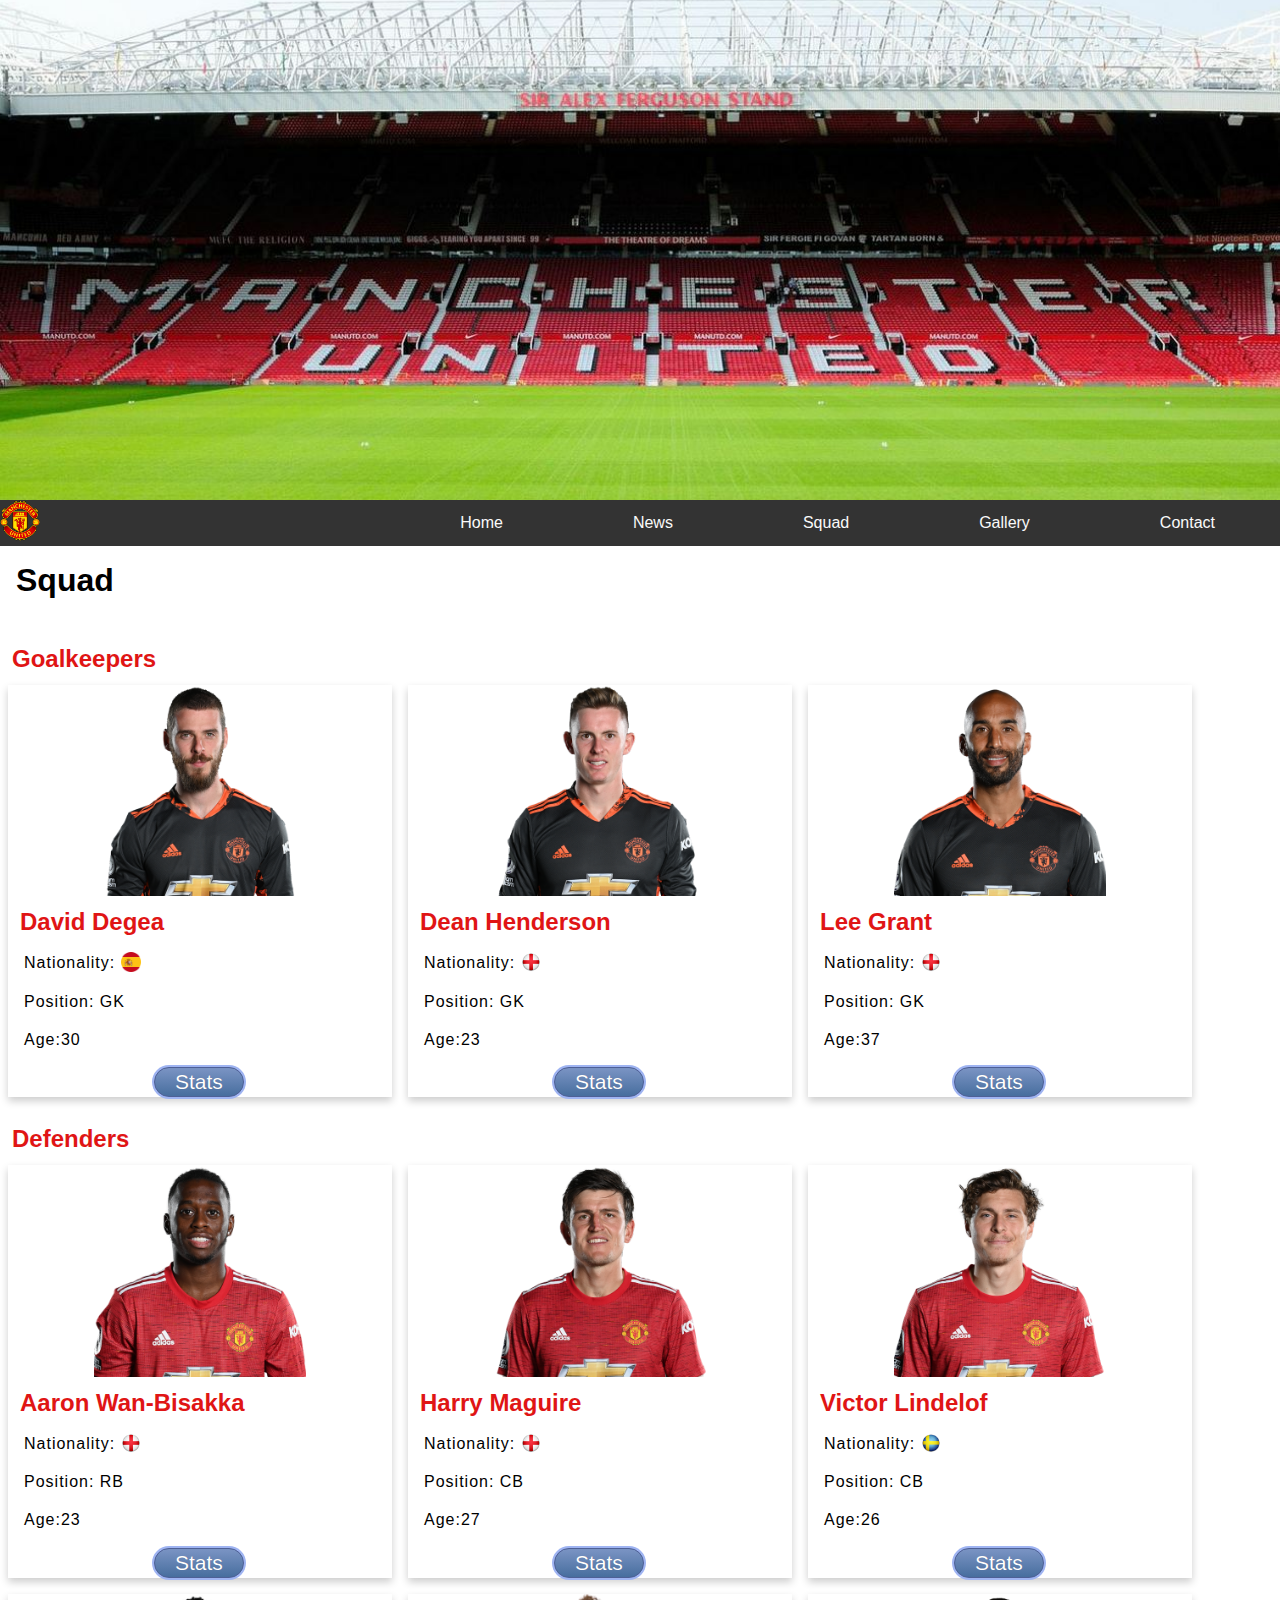
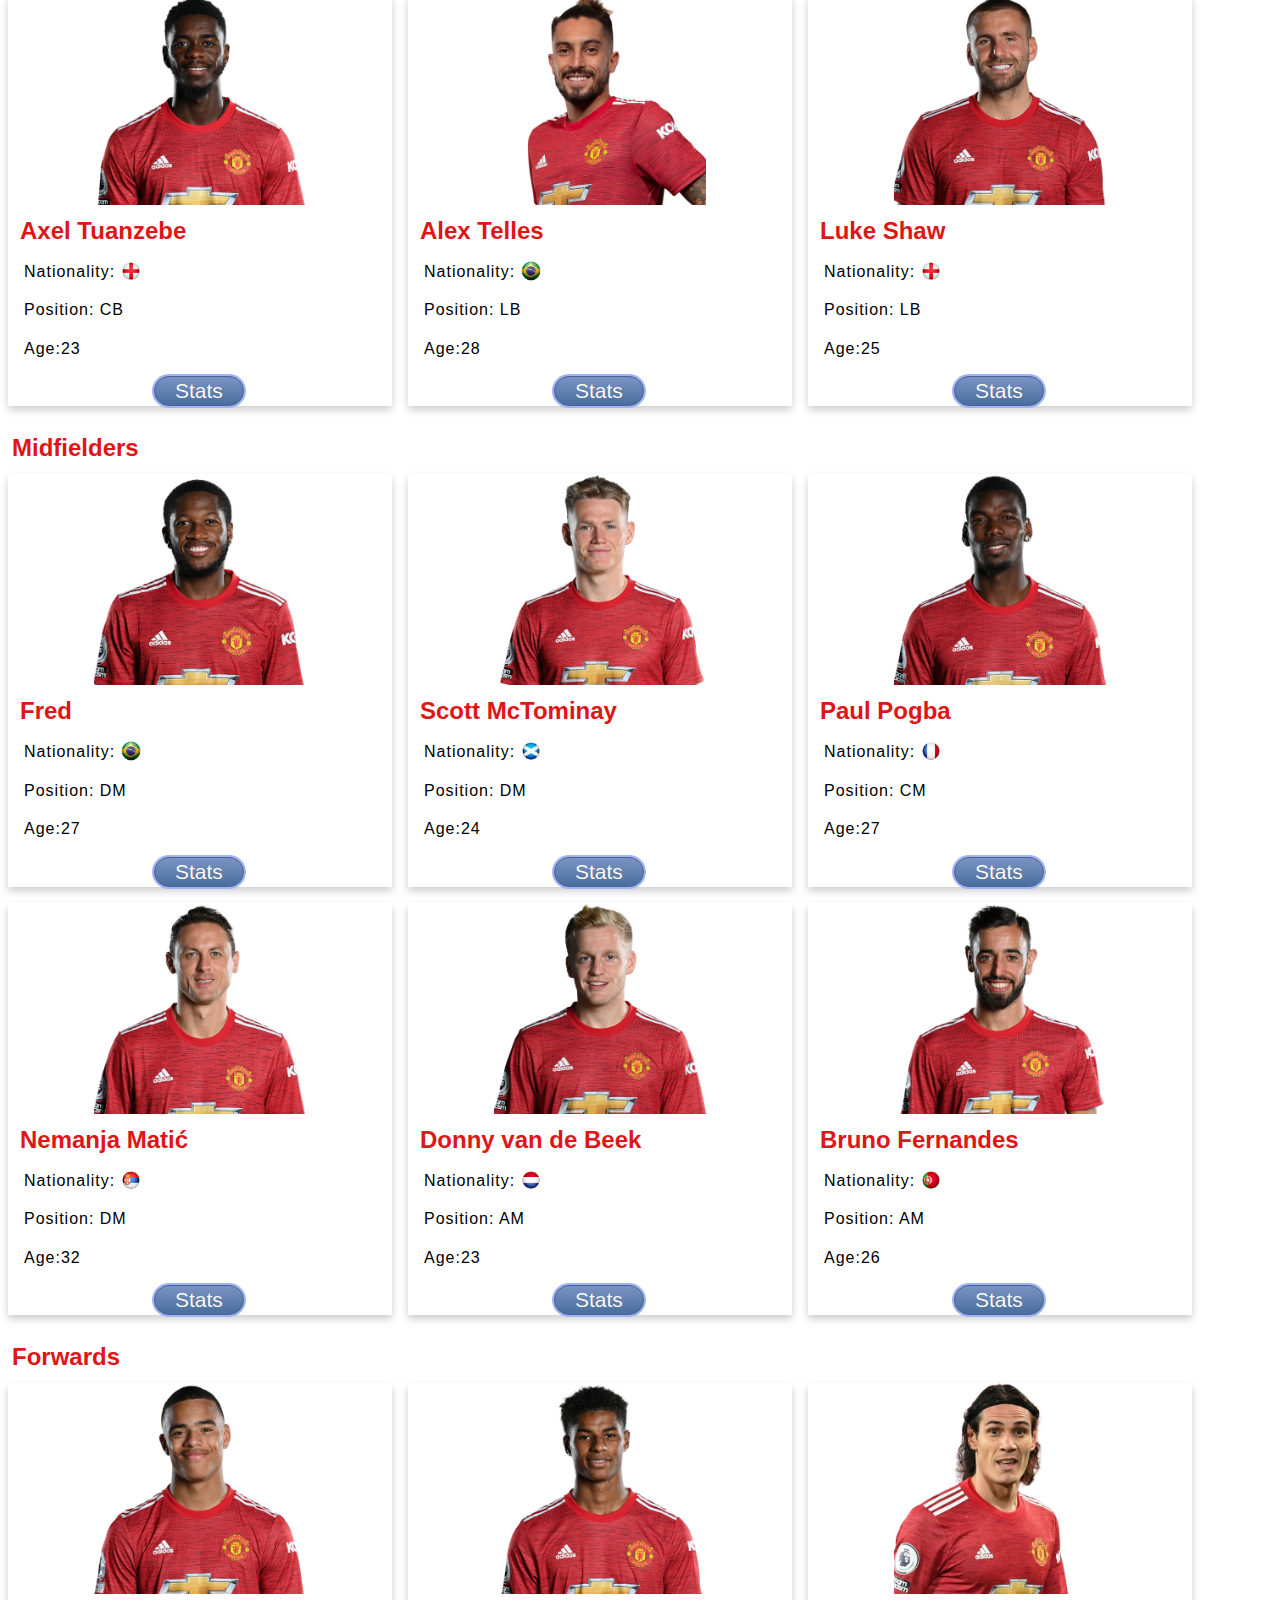
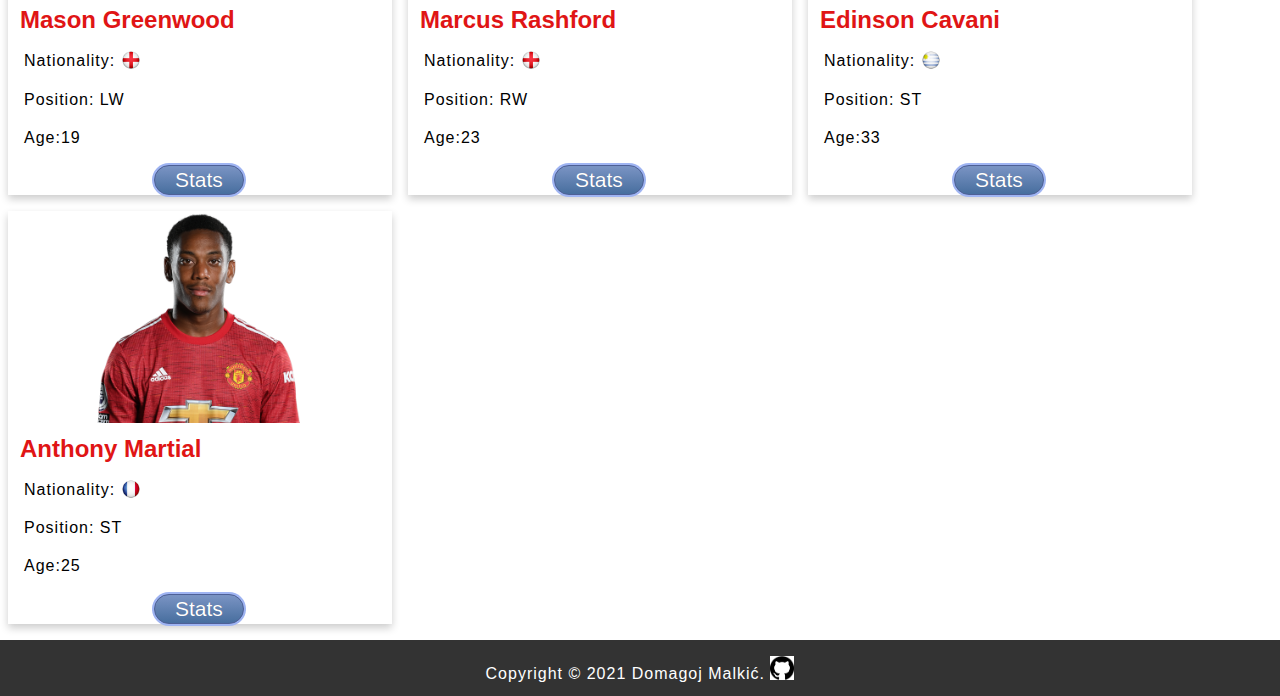
<file: squad.html>
<!DOCTYPE html>
<html>
<head>

    <link rel="stylesheet" href="style.css">

    <meta http-equiv="content-type" content="text/html"; charset="UTF-8">
    <meta name="description" content="Opis trenutnog dokumenta">
    <meta name="keywords" content="programiranje,html,css">
    <meta name="author" content="Domagoj Malkic">
    <meta name="viewport" content="width=device-width; initial-scale=1.0; maximum-scale=1.0; user-scalable=0;">
    <title>
       Squad
    </title>

    <header>
        <div class="banner"></div>

        <nav>
            <ul>
                <a class="navbar-brand" href="index.html" ><img src="img/united.logo.jpg" style=width:40px ></a>
                <li><a href="contact.html">Contact</a></li>
                <li><a href="gallery.html">Gallery</a></li>
                <li><a href="squad.html">Squad</a></li>
                <li><a href="news.html">News</a></li>
                <li><a href="index.html">Home</a></li>
            </ul>
        </nav>
    </header>
</head>
<main>
    <h1>Squad</h1>
<body>


<br>
<h2> Goalkeepers </h2>
<div class="row">
    <div class="column">
        <div class="card">
            <img src="img/Players/degea.jpg" alt="Degea" class="center" style= "width:55%" >
            <div class="container">
                <h2>David Degea</h2>
                <p>Nationality: <img src="img/Flags/Spain.png" alt="spain" title="spain" style="width: 20px" align="top"> </p>
                <p> Position: GK </p>
                <p>Age:30</p>
                <a href="https://www.premierleague.com/players/4330/David-de-Gea/stats" target="_blank" class="myButton" >Stats</a>

            </div>
        </div>
    </div>

    <div class="row">
        <div class="column">
            <div class="card">
                <img src="img/Players/henderson.jpg" alt="Henderson" class="center" style="width:55%">
                <div class="container">
                    <h2>Dean Henderson</h2>
                    <p>Nationality: <img src="img/Flags/england.png" alt="england" title="england" style="width: 20px" align="top"> </p>
                    <p> Position: GK </p>
                    <p>Age:23 </p>
                    <a href="https://www.premierleague.com/players/13988/Dean-Henderson/stats" target="_blank" class="myButton" >Stats</a>
                </div>
            </div>
        </div>

        <div class="row">
            <div class="column">
                <div class="card">
                    <img src="img/Players/leegrant.jpg" alt="Grant" class="center" style="width:55%">
                    <div class="container">
                        <h2>Lee Grant</h2>
                        <p>Nationality: <img src="img/Flags/england.png" alt="england" title="england" style="width: 20px" align="top"> </p>
                        <p> Position: GK </p>
                        <p>Age:37</p>
                        <a href="https://www.premierleague.com/players/1870/Lee-Grant/stats" target="_blank" class="myButton" >Stats</a>
                    </div>
                </div>
            </div>

        </div><h2> Defenders </h2></div>

        <div class="row">
            <div class="column">
                <div class="card">
                    <img src="img/Players/bisakka.jpg" alt="Bisakka" class="center" style="width:55%">
                    <div class="container">
                        <h2>Aaron Wan-Bisakka</h2>
                        <p>Nationality: <img src="img/Flags/england.png" alt="england" title="england" style="width: 20px" align="top"> </p>
                        <p> Position: RB </p>
                        <p>Age:23 </p>
                        <a href="https://www.premierleague.com/players/14164/Aaron-Wan-Bissaka/stats" target="_blank" class="myButton" >Stats</a>
                    </div>
                </div>
            </div>

            <div class="row">
                <div class="column">
                    <div class="card">
                        <img src="img/Players/maguire.jpg" alt="Maguire" class="center" style="width:55%">
                        <div class="container">
                            <h2>Harry Maguire</h2>
                            <p>Nationality: <img src="img/Flags/england.png" alt="england" title="england" style="width: 20px" align="top"> </p>
                            <p> Position: CB </p>
                            <p>Age:27 </p>
                            <a href="https://www.premierleague.com/players/9566/Harry-Maguire/stats" target="_blank" class="myButton" >Stats</a>
                        </div>
                    </div>
                </div>

                <div class="row">
                    <div class="column">
                        <div class="card">
                            <img src="img/Players/lindelof.jpg" alt="Lindelof" class="center" style="width:55%">
                            <div class="container">
                                <h2>Victor Lindelof</h2>
                                <p>Nationality: <img src="img/Flags/sweden.png" alt="sweden" title="sweden" style="width: 20px" align="top"> </p>
                                <p> Position: CB </p>
                                <p>Age:26 </p>
                                <a href="https://www.premierleague.com/players/5066/Victor-Lindel%C3%B6f/stats" target="_blank" class="myButton" >Stats</a>
                            </div>
                        </div>
                    </div>

                    <div class="row">
                        <div class="column">
                            <div class="card">
                                <img src="img/Players/tuanzebe.jpg" alt="Tuanzebe" class="center" style="width:55%">
                                <div class="container">
                                    <h2>Axel Tuanzebe</h2>
                                    <p>Nationality: <img src="img/Flags/england.png" alt="england" title="england" style="width: 20px" align="top"> </p>
                                    <p> Position: CB </p>
                                    <p>Age:23 </p>
                                    <a href="https://www.premierleague.com/players/13559/Axel-Tuanzebe/stats" target="_blank" class="myButton" >Stats</a>
                                </div>
                            </div>
                        </div>

                        <div class="row">
                            <div class="column">
                                <div class="card">
                                    <img src="img/Players/telles,jpg.png" alt="Telles" class="center" style="width:55%">
                                    <div class="container">
                                        <h2>Alex Telles</h2>
                                        <p>Nationality: <img src="img/Flags/brazil.png" alt="england" title="brazil" style="width: 20px" align="top"> </p>
                                        <p> Position: LB </p>
                                        <p>Age:28 </p>
                                        <a href="https://www.premierleague.com/players/5467/Alex-Telles/stats" target="_blank" class="myButton" >Stats</a>
                                    </div>
                                </div>
                            </div>

                    <div class="row">
                        <div class="column">
                            <div class="card">
                                <img src="img/Players/shaw.jpg" alt="Shaw" class="center" style="width:55%">
                                <div class="container">
                                    <h2>Luke Shaw</h2>
                                    <p>Nationality: <img src="img/Flags/england.png" alt="england" title="england" style="width: 20px" align="top"> </p>
                                    <p> Position: LB </p>
                                    <p>Age:25 </p>
                                    <a href="https://www.premierleague.com/players/4608/Luke-Shaw/stats" target="_blank" class="myButton" >Stats</a>
                                </div>
                            </div>
                        </div>
                    </div><h2> Midfielders </h2></div>
                        <div class="row">
                            <div class="column">
                                <div class="card">
                                    <img src="img/Players/fred.jpg" alt="Fred" class="center" style="width:55%">
                                    <div class="container">
                                        <h2>Fred</h2>
                                        <p>Nationality: <img src="img/Flags/brazil.png" alt="brazil" title="brazil" style="width: 20px" align="top"> </p>
                                        <p> Position: DM </p>
                                        <p>Age:27 </p>
                                        <a href="https://www.premierleague.com/players/5906/Fred/stats" target="_blank" class="myButton" >Stats</a>
                                    </div>
                                </div>
                            </div>

                            <div class="row">
                                <div class="column">
                                    <div class="card">
                                        <img src="img/Players/mctomminay,jpg.png" alt="Mctomminay" class="center" style="width:55%">
                                        <div class="container">
                                            <h2>Scott McTominay </h2>
                                            <p>Nationality: <img src="img/Flags/scotland.png" alt="scotland" title="scotland" style="width: 20px" align="top"> </p>
                                            <p> Position: DM </p>
                                            <p>Age:24 </p>
                                            <a href="https://www.premierleague.com/players/14824/Scott-McTominay/stats" target="_blank" class="myButton" >Stats</a>
                                        </div>
                                    </div>
                                </div>

                                <div class="row">
                                    <div class="column">
                                        <div class="card">
                                            <img src="img/Players/pogba.jpg" alt="Pogba" class="center" style="width:55%">
                                            <div class="container">
                                                <h2>Paul Pogba</h2>
                                                <p>Nationality: <img src="img/Flags/france.png" alt="france" title="france" style="width: 20px" align="top"> </p>
                                                <p> Position: CM </p>
                                                <p>Age:27 </p>
                                                <a href="https://www.premierleague.com/players/3920/Paul-Pogba/stats" target="_blank" class="myButton" >Stats</a>
                                            </div>
                                        </div>
                                    </div>

                                    <div class="row">
                                        <div class="column">
                                            <div class="card">
                                                <img src="img/Players/matic.jpg" alt="Matic"  class="center" style="width:55%">
                                                <div class="container">
                                                    <h2>Nemanja Matić </h2>
                                                    <p>Nationality: <img src="img/Flags/serbia.png" alt="serbia" title="serbia" style="width: 20px" align="top"> </p>
                                                    <p> Position: DM </p>
                                                    <p>Age:32 </p>
                                                    <a href="https://www.premierleague.com/players/3861/Nemanja-Matic/stats" target="_blank" class="myButton" >Stats</a>
                                                </div>
                                            </div>
                                        </div>

                                    <div class="row">
                                        <div class="column">
                                            <div class="card">
                                                <img src="img/Players/de_beek.jpg" class="center" style="width: 55%">
                                                <div class="container">
                                                    <h2>Donny van de Beek</h2>
                                                    <p>Nationality: <img src="img/Flags/netherland.png" alt="netherland" title="netherland" style="width: 20px" align="top"> </p>
                                                    <p> Position: AM </p>
                                                    <p>Age:23 </p>
                                                    <a href="https://www.premierleague.com/players/11031/Donny-van-de-Beek/stats" target="_blank" class="myButton" >Stats</a>
                                                </div>
                                            </div>
                                        </div>

                                        <div class="row">
                                            <div class="column">
                                                <div class="card">
                                                    <img src="img/Players/fernandes.jpg" class="center" style="width:55%">
                                                    <div class="container">
                                                        <h2>Bruno Fernandes</h2>
                                                        <p>Nationality: <img src="img/Flags/portugal.png" alt="portugal" title="portugal" style="width: 20px" align="top"> </p>
                                                        <p> Position: AM </p>
                                                        <p>Age:26 </p>
                                                        <a href="https://www.premierleague.com/players/23396/Bruno-Fernandes/stats" target="_blank" class="myButton" >Stats</a>
                                                    </div>
                                                </div>
                                            </div>
                                        </div><h2> Forwards </h2></div>
                                            <div class="row">
                                                <div class="column">
                                                    <div class="card">
                                                        <img src="img/Players/greenwood.jpg" class="center" style="width:55%">
                                                        <div class="container">
                                                            <h2>Mason Greenwood</h2>
                                                            <p>Nationality: <img src="img/Flags/england.png" alt="england" title="england" style="width: 20px" align="top"> </p>
                                                            <p> Position: LW </p>
                                                            <p>Age:19 </p>
                                                            <a href="https://www.premierleague.com/players/25266/Mason-Greenwood/stats" target="_blank" class="myButton" >Stats</a>
                                                        </div>
                                                    </div>
                                                </div>

                                                <div class="row">
                                                    <div class="column">
                                                        <div class="card">
                                                            <img src="img/Players/rashford.jpg" alt="Rashford" class="center" style="width:55%">
                                                            <div class="container">
                                                                <h2>Marcus Rashford</h2>
                                                                <p>Nationality: <img src="img/Flags/england.png" alt="england" title="england" style="width: 20px" align="top"> </p>
                                                                <p> Position: RW </p>
                                                                <p>Age:23 </p>
                                                                <a href="https://www.premierleague.com/players/13565/Marcus-Rashford/stats" target="_blank" class="myButton" >Stats</a>
                                                            </div>
                                                        </div>
                                                    </div>

                                                <div class="row">
                                                    <div class="column">
                                                        <div class="card">
                                                            <img src="img/Players/cavani.jpg" alt="Cavani" class="center" style="width:55%">
                                                            <div class="container">
                                                                <h2>Edinson Cavani</h2>
                                                                <p>Nationality: <img src="img/Flags/urugvaj.png" alt="urugvaj" title="urugvaj" style="width: 20px" align="top"> </p>
                                                                <p>Position: ST </p>
                                                                <p>Age:33 </p>
                                                                <a href="https://www.premierleague.com/players/5771/Edinson-Cavani/stats" target="_blank" class="myButton" >Stats</a>
                                                            </div>
                                                        </div>
                                                    </div>



                                                        <div class="row">
                                                            <div class="column">
                                                                <div class="card">
                                                                    <img src="img/Players/martial.jpg" alt="Martial" class="center" style="width:55%">
                                                                    <div class="container">
                                                                        <h2>Anthony Martial</h2>
                                                                        <p>Nationality: <img src="img/Flags/france.png" alt="france" title="france" style="width: 20px" align="top"> </p>
                                                                        <p> Position: ST </p>
                                                                        <p>Age:25 </p>
                                                                        <a href="https://www.premierleague.com/players/11272/Anthony-Martial/stats" class="myButton" >Stats</a>
                                                                    </div>
                                                                </div>
                                                            </div>



</body>
<footer>
    <p>Copyright &copy; 2021 Domagoj Malkić. <a href="https://github.com/dmalkic"><img src="img/git.logo.png" title="Github" alt="Github" style="width: 24px; margin-top:0.4em "></a></p>
</footer>
</html>
</file>
<file: style.css>
body, html {
    font-family: 'Oswald', sans-serif;
    margin: 0;
    font-size: 16px;
}
header {
    display: block;
    width: 100%;
}


.cover{
    background-image: url("img/background.jpg");
    background-position: center;
    background-repeat: no-repeat;
    background-size: cover;
    position: relative;
    height: 500px;
}

.banner {
    background-image: url("img/manchester-united.jpg");
    background-position: center;
    background-repeat: no-repeat;
    background-size: cover;
    position: relative;
    height: 500px;
}
ul {
    list-style-type: none;
    margin: 0;
    padding: 0;
    overflow: hidden;
    background-color: #333;
}
li {
    float: right;
}
li a {
    display: block;
    color: #fafafa;
    text-align: center;
    padding: 14px 65px;
    text-decoration:none;
    border-radius: 25px;
}
li a:hover {
    background-color: #f80505;
}
h1,h2 {
    margin: 0.5em;
    font-size: 2em;
}
h2 {
    font-size: 1.5em;
    color: #e01515;
}
h4 {
    margin: 0.5em;
    font-size: 2em;
    font-family: "Berlin Sans FB Demi", "Droid Serif";
    color:black;
}
main a {
    color: #27318b;
    text-decoration: none;
}
main a:hover {
    color: #fc0000;
    text-decoration: underline;
}
p {
    margin: 1em;
    line-height: 1.4em;
    letter-spacing: 1px;
}
hr {
    margin: 1em;
    border: 1px dotted #27318b;
    clear: both;
}
.news img {
    width: 15%;
    float: left;
    padding: 0.5em;
    margin: 0 1em 0.5em 0.5em;
}
.news h2 {
    margin: 0.5em 0.7em;

    font-size: 1.5em;
    color: #27318b;
}
.news hr {
    margin: 1em;
    border: 1px dotted #27318b;
    clear: both;
}
.news time {
    font-size: 90%;
    font-style: italic;
}
.description {
    font-weight: bold;
    margin: 0.8em 1em 1.5em 1em;
}
#news_gallery figure {
    padding: 0.5em;
    margin: 0 1em 0.5em 1em;
    float: left;
    width: 10%;
    border: 1px solid black;
}
#news_gallery figcaption {
    font-size: 90%;
    text-align: center;
}

figure {
    border: 1px black solid;
    padding: 0px;
    margin: auto;
}
figcaption {
    font-size: 90%;
    text-align: center;
}
img {
    width: 100%;
}
footer {
    background-color: #333333;
    padding: 0.1em;
    clear: both;
}
footer p {
    color: white;
    text-align: center;
    margin: 0.5em;
}
footer img {
    width: 20px;
}
@media screen and (max-width: 900px) {
    figure {
        width: 90%;
        margin: 1em;
    }
    .news img {
        width: 95%;
        padding: 0.5em;
        margin: 0 1em 0.5em 0.5em;
    }
    .news time {
        margin: 0 0 0 1em;
    }
}


.column {
    float: left;
    width: 30.0%;
    margin-bottom: 16px;
    padding: 0 8px;
}


@media screen and (max-width: 650px) {
    .column {
        width: 100%;
        display: block;
    }
}


.card {
    box-shadow: 0 4px 8px 0 rgba(0, 0, 0, 0.2);
}


.container3 {

    position: center;
    width: 40%;
    margin: 10px auto 10px;
    display: block;
    text-align: center;
}
.image-container img {
    position: absolute;
    width: 75%;
    right: 0;
    left: 0;
    top: 0;
    bottom: 0;
    margin: auto auto;
}


.container::after, .row::after {
    content: "";
    clear: both;
    display: table;
}

.title {
    color: #000000;
}

.center {
    display: block;
    margin-left: auto;
    margin-right: auto;
    width: 50%;
}


.myButton {
    box-shadow: 0px 0px 0px 2px #9fb4f2;
    background:linear-gradient(to bottom, #7892c2 5%, #476e9e 100%);
    background-color:#7892c2;
    border-radius:42px;
    border:1px solid #4e6096;
    display:inline-block;
    cursor:pointer;
    color:#ffffff;
    font-family:Arial;
    font-size:21px;
    padding:2px 20px;
    text-decoration:none;
    text-shadow:0px 0px 0px #283966;
    margin-left:38%;


}
.myButton:hover {
    background:linear-gradient(to bottom, #476e9e 5%, #7892c2 100%);
    background-color:#476e9e;
}
.myButton:active {
    position:relative;
    top:1px;
}
div.a{
    text-align: center;
    padding-left: 400px;
    padding-right: 400px;
}
div.b{
    text-align: left;
}


.img-container-block {
    text-align: center;
    padding-right: 200px;
    padding-left: 200px;
    justify-content: center;

}
.img-container-inline {
    text-align: center;
    display: block;
}
.container2{
    padding: 0.5em;
    margin: 0 1em 0.5em 1em;
    float: left;
    width: 35%;

;

}
.centered-thing {
    position: center    ;
    margin: auto;
    top: 50%;
    left: 50%;
    transform: translate(-50%, -50%);
}
.container4 {

    position: center;
    width: 40%;
    margin: 10px auto 10px;
    display: block;
    text-align: center;
}
</file>
<file: Contact.us.css>
body {
    background-color: #444442;
    font-family: 'Oswald', sans-serif;
    margin: 0;
}

h1 {
    font-family: 'Oswald', sans-serif, 'arial';
    font-weight: 600;
    font-size: 72px;
    color: white;
    text-align: center;
}

h4 {
    font-family: 'Oswald', sans-serif, 'arial';
    font-weight: 400;
    font-size: 20px;
    color: #9b9b9b;
    line-height: 1.5;
}



input:focus ~ label, textarea:focus ~ label, input:valid ~ label, textarea:valid ~ label {
    font-size: 0.75em;
    color: #999;
    top: -5px;
    -webkit-transition: all 0.225s ease;
    transition: all 0.225s ease;
}

.styled-input {
    float: left;
    width: 293px;
    margin: 1rem 0;
    position: relative;
    border-radius: 4px;
}

@media only screen and (max-width: 768px){
    .styled-input {
        width:100%;
    }
}

.styled-input label {
    color: #999;
    padding: 1.3rem 30px 1rem 30px;
    position: absolute;
    top: 10px;
    left: 0;
    -webkit-transition: all 0.25s ease;
    transition: all 0.25s ease;
    pointer-events: none;
}

.styled-input.wide {
    width: 650px;
    max-width: 100%;
}

input,
textarea {
    padding: 30px;
    border: 0;
    width: 100%;
    font-size: 1rem;
    background-color: #2d2d2d;
    color: white;
    border-radius: 4px;
}

input:focus,
textarea:focus { outline: 0; }

input:focus ~ span,
textarea:focus ~ span {
    width: 100%;
    -webkit-transition: all 0.075s ease;
    transition: all 0.075s ease;
}

textarea {
    width: 100%;
    min-height: 15em;
}

.input-container {
    width: 650px;
    max-width: 100%;
    margin: 20px auto 25px auto;
}

.submit-btn {
    float: right;
    padding: 7px 35px;
    border-radius: 60px;
    display: inline-block;
    background-color: #4b8cfb;
    color: white;
    font-size: 18px;
    cursor: pointer;
    box-shadow: 0 2px 5px 0 rgba(0,0,0,0.06),
    0 2px 10px 0 rgba(0,0,0,0.07);
    -webkit-transition: all 300ms ease;
    transition: all 300ms ease;
}

.submit-btn:hover {
    transform: translateY(1px);
    box-shadow: 0 1px 1px 0 rgba(0,0,0,0.10),
    0 1px 1px 0 rgba(0,0,0,0.09);
}

@media (max-width: 768px) {
    .submit-btn {
        width:100%;
        float: none;
        text-align:center;
    }
}

input[type=checkbox] + label {
    color: #ccc;
    font-style: italic;
}

input[type=checkbox]:checked + label {
    color: #f00;
    font-style: normal;
}


.banner {
    background-image: url("img/manchester-united.jpg");
    background-position: center;
    background-repeat: no-repeat;
    background-size: cover;
    position: relative;
    height: 500px;
}
ul {
    list-style-type: none;
    margin: 0;
    padding: 0;
    overflow: hidden;
    background-color: #333;
}
li {
    float: right;
}
li a {
    display: block;
    color: #fafafa;
    text-align: center;
    padding: 14px 65px;
    text-decoration:none;
    border-radius: 25px;
}
li a:hover {
    background-color: #f80505;
}


footer {
    background-color: #333;
    padding: 0.1em;
    clear: both;
}
footer p {
    color: white;
    text-align: center;
    margin: 0.5em;
}
footer img {
    width: 20px;
}


.map-responsive{

    overflow:hidden;

    padding-bottom:56.25%;

    position:relative;

    height:0;

}

.map-responsive iframe{

    left:0;

    top:0;

    height:100%;

    width:100%;

    position:absolute;

}
</file>
<file: gallery.css>
* {
    box-sizing: border-box;
    margin: 0;
    padding: 0;
}

body {
    font-family: 'Oswald', sans-serif;
    background-color: #fffefe;
}

.heading {
    text-align: center;
    font-size: 2.0em;
    letter-spacing: 1px;
    padding: 0px;
    color: #fc0000;
}

.gallery-image {
    padding: 20px;
    display: flex;
    flex-wrap: wrap;
    justify-content: center;
}

.gallery-image img {
    height: 250px;
    width: 350px;
    transform: scale(1.0);
    transition: transform 0.4s ease;
}

.img-box {
    box-sizing: content-box;
    margin: 10px;
    height: 250px;
    width: 350px;
    overflow: hidden;
    display: inline-block;
    color: #ffffff;
    position: relative;
    background-color: white;
}


.caption {
    position: absolute;
    bottom: 5px;
    left: 20px;
    opacity: 0.0;
    transition: transform 0.3s ease, opacity 0.3s ease;
}

.transparent-box {
    height: 250px;
    width: 350px;
    background-color:rgba(0, 0, 0, 0);
    position: absolute;
    top: 0;
    left: 0;
    transition: background-color 0.3s ease;
}

.img-box:hover img {
    transform: scale(1.1);
}

.img-box:hover .transparent-box {
    background-color:rgba(0, 0, 0, 0.5);
}

.img-box:hover .caption {
    transform: translateY(-20px);
    opacity: 1.0;
}

.img-box:hover {
    cursor: pointer;
}

.caption > p:nth-child(2) {
    font-size: 0.8em;
}

.opacity-low {
    opacity: 0.5;
}




.banner {
    background-image: url("img/manchester-united.jpg");
    background-position: center;
    background-repeat: no-repeat;
    background-size: cover;
    position: relative;
    height: 500px;
}
ul {
    list-style-type: none;
    margin: 0;
    padding: 0;
    overflow: hidden;
    background-color: #333;
}
li {
    float: right;
}
li a {
    display: block;
    color: #ffffff;
    text-align: center;
    padding: 14px 65px;
    text-decoration: none;
    border-radius: 25px;
}
li a:hover {
    background-color: #ff0000;
}
h1,h2 {
    margin: 0.5em;
    font-size: 2em;
}
h2 {
    font-size: 1.5em;
    color: #ffffff;
}
main a {
    color: #27318b;
    text-decoration: none;
}
main a:hover {
    color: #242424;
    text-decoration: underline;
}
p {
    margin: 1em;
    line-height: 1.4em;
    letter-spacing: 1px;
}
hr {
    margin: 1em;
    border: 1px dotted #27318b;
    clear: both;
}
.news img {
    width: 15%;
    float: left;
    padding: 0.5em;
    margin: 0 1em 0.5em 0.5em;
}
.news h2 {
    margin: 0.5em 0.7em;
    font-size: 1.5em;
    color: #27318b;
}
.news hr {
    margin: 1em;
    border: 1px dotted #27318b;
    clear: both;
}
.news time {
    font-size: 90%;
    font-style: italic;
}
.description {
    font-weight: bold;
    margin: 0.8em 1em 1.5em 1em;
}
#news_gallery figure {
    padding: 0.5em;
    margin: 0 1em 0.5em 1em;
    float: left;
    width: 10%;
    border: 1px solid black;
}
#news_gallery figcaption {
    font-size: 90%;
    text-align: center;
}

figure {
    padding: 0.5em;
    margin: 0 1em 0.5em 1em;
    float: left;
    width: 35%;
    border: none;
}
figcaption {
    font-size: 90%;
}
img {
    width: 100%;
}
footer {
    background-color: #333;
    padding: 0.1em;
    clear: both;
}
footer p {
    color: white;
    text-align: center;
    margin: 0.5em;
}
footer img {
    width: 20px;
}
@media screen and (max-width: 900px) {
    figure {
        width: 90%;
        margin: 1em;
    }
    .news img {
        width: 95%;
        padding: 0.5em;
        margin: 0 1em 0.5em 0.5em;
    }
    .news time {
        margin: 0 0 0 1em;
    }
}


.column {
    float: left;
    width: 30.0%;
    margin-bottom: 16px;
    padding: 0 8px;
}


@media screen and (max-width: 650px) {
    .column {
        width: 100%;
        display: block;
    }
}


.card {
    box-shadow: 0 4px 8px 0 rgba(0, 0, 0, 0.2);
}


.container {
    padding: 0 16px;
}
.image-container img {
    position: absolute;
    width: 75%;
    right: 0;
    left: 0;
    top: 0;
    bottom: 0;
    margin: auto auto;
}


.container::after, .row::after {
    content: "";
    clear: both;
    display: table;
}

.title {
    color: #000000;
}

.center {
    display: block;
    margin-left: auto;
    margin-right: auto;
    width: 50%;
}


.myButton {
    box-shadow: 0px 0px 0px 2px #9fb4f2;
    background:linear-gradient(to bottom, #7892c2 5%, #476e9e 100%);
    background-color:#7892c2;
    border-radius:42px;
    border:1px solid #4e6096;
    display:inline-block;
    cursor:pointer;
    color:#ffffff;
    font-family:Arial;
    font-size:21px;
    padding:2px 20px;
    text-decoration:none;
    text-shadow:0px 0px 0px #283966;
    margin-left:38%;


}
.myButton:hover {
    background:linear-gradient(to bottom, #476e9e 5%, #7892c2 100%);
    background-color:#476e9e;
}
.myButton:active {
    position:relative;
    top:1px;
}
</file>
